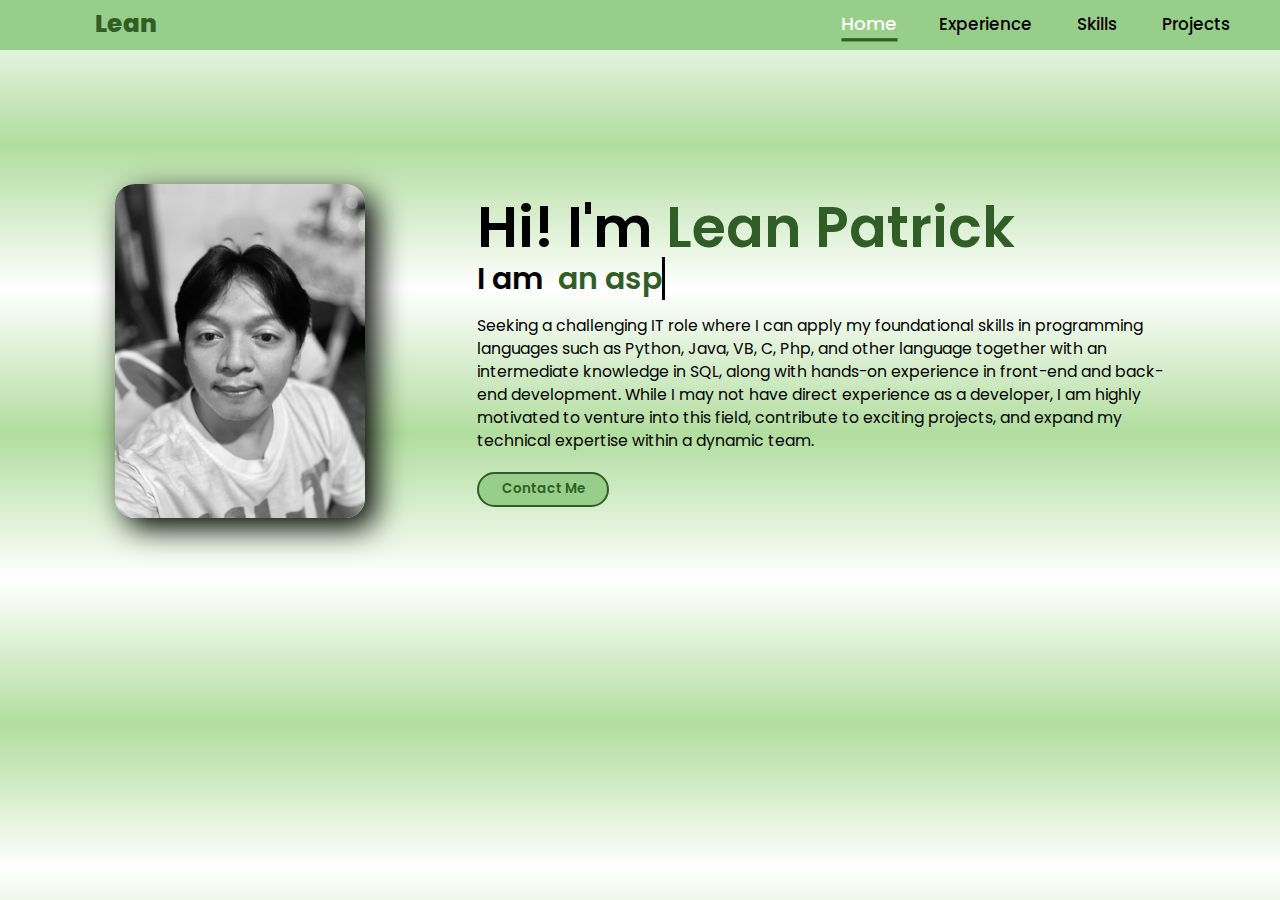
<file: index.html>
<!DOCTYPE html>
<html lang="en">
<head>
    <meta charset="UTF-8">
    <meta name="viewport" content="width=device-width, initial-scale=1.0">
    <title>My Portpolio</title>
    <link rel="stylesheet" href="style.css">
    <!-- <link rel="stylesheet" href="contact_style.css"> -->
    <link rel="stylesheet" href="https://cdnjs.cloudflare.com/ajax/libs/font-awesome/6.5.2/css/all.min.css">
    <link rel="stylesheet" href="https://cdnjs.cloudflare.com/ajax/libs/font-awesome/4.7.0/css/font-awesome.min.css">
</head>
<body>
    <!-- Navigation bar -->
    <nav>
        <div class="navbar_container">
            <a href="#" class="logo" name="top" onclick="document.body.scrollTop=0;document.documentElement.scrollTop=0;event.preventDefault()">Lean</a>
            <div class="ham-menu" id="mobile-menu">
                <span class="ham-menu-bar"></span>
                <span class="ham-menu-bar"></span>
                <span class="ham-menu-bar"></span>
            </div>
            <ul class="navbar_menu">
                <li class="navbar_item"><a href="index.html" class="active">Home</a></li>
                <li class="navbar_item"><a href="experience.html">Experience</a></li>
                <li class="navbar_item"><a href="skills.html">Skills</a></li>
                <li class="navbar_item"><a href="projects.html">Projects</a></li>
                <!-- <li class="navbar_item"><a href="#" class="btn2" id="openModal">Contact</a></li> -->
            </ul>
        </div>
    </nav>
    <!-- End of navigation -->

    <!-- content  of the home page -->
    <section class="home">
        <div class="home-img">
            <img src="resources/img_lean.jpg" alt="Lean">
        </div>
        <div class="home-content">
            <h1>Hi! I'm <span>Lean Patrick</span></h1>
            <h3 class="typing-text">I am &nbsp<span id="typewriter-text"></span></h3> 
            <p>
                Seeking a challenging IT role where I can apply my foundational skills in programming languages such as Python, Java, VB, C, Php, and other language together with an intermediate knowledge in SQL, along with hands-on experience in front-end and back-end development. While I may not have direct experience as a developer, I am highly motivated to venture into this field, contribute to exciting projects, and expand my technical expertise within a dynamic team.
            </p>
            <div class="toOpenModal">
                <a class="btn" id="openModal">Contact Me</a>
            </div>
        </div>

        <!-- contact modal -->
        <div class="contact-content" id="toModal">
            <div class="modal-content">
                <span class="close-btn">&times;</span>
                <div class="contact-reach-div">
                    <h1>Ready to contact me?</h1>
                </div>
                <div class="contact-info-div">
                        <h2 class="contact-info" id="address"><span class="fa fa-home"></span>Caloocan City, Metro Manila, PH</h2> 
                        <h2 class="contact-info"><span class="fa fa-viber"></span>0948-456-2237</h2> 
                        <h2 class="contact-info"><span class="fa fa-envelope"></span>leanobispo05@gmail.com</h2> 
                </div>
                <div class="contact-social">
                    <div class="contact-social-div">
                        <h1>My socials</h1>
                    </div>
                    <div class="social-icons">
                        <a href="https://www.facebook.com/lpobispo/" target="_blank" rel="noopener noreferrer"><i class="fa-brands fa-facebook"></i></a>
                        <a href="https://www.linkedin.com/in/lpobispo" target="_blank" rel="noopener noreferrer"><i class="fa-brands fa-linkedin"></i></a>
                        <a href="https://github.com/lpobispo" target="_blank" rel="noopener noreferrer"><i class="fa-brands fa-github"></i></a>
                    </div>
                    <a href="resources/LObispoCV.pdf" class="btn" target="_blank" download>Download my CV</a>
                </div>
            </div>
        </div>
    </section>
    <script src="app.js"></script>
    <script src="contact-modal.js"></script>
</body>
</html
</file>
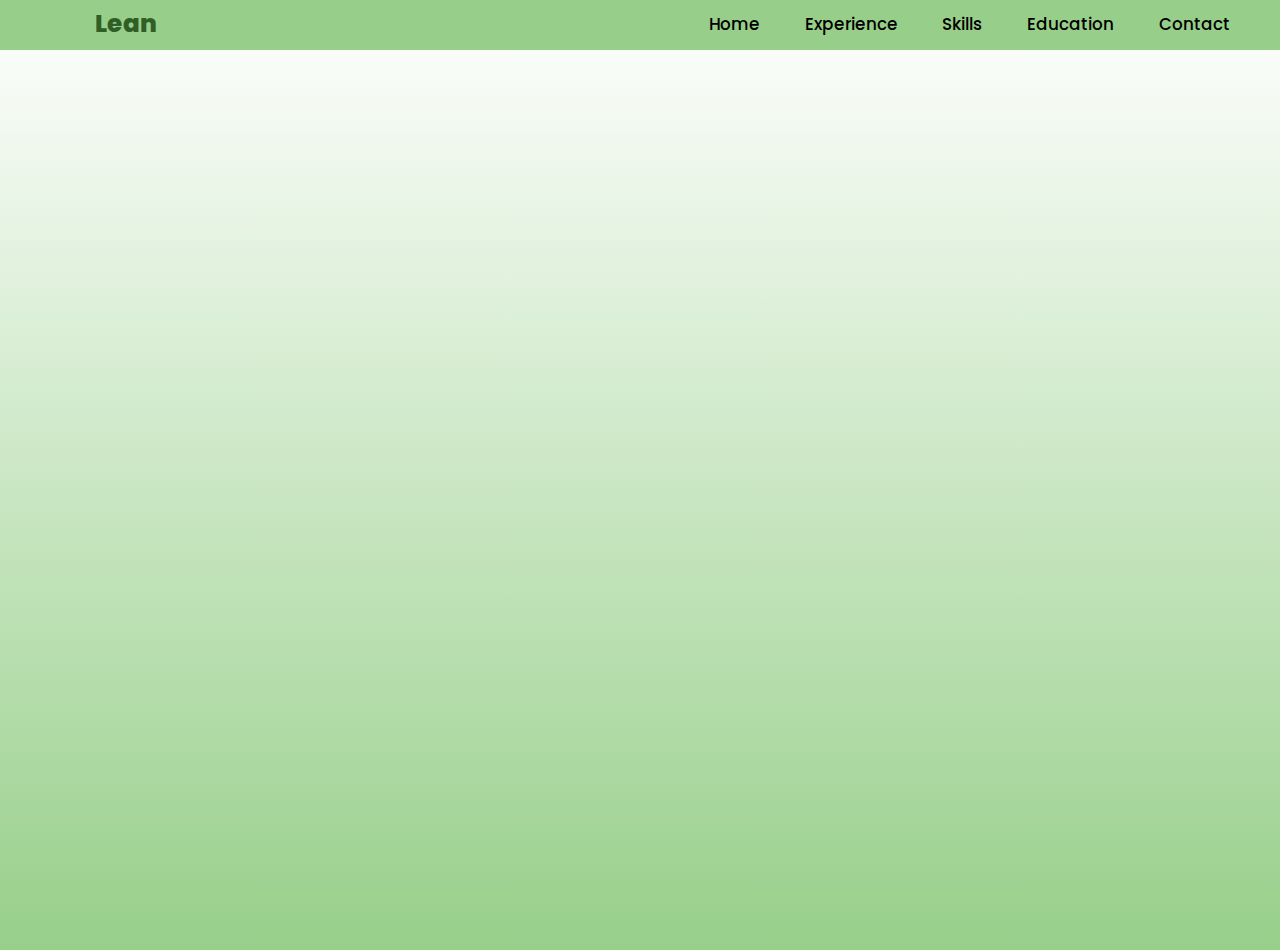
<file: contact.html>
<!-- <title>Webpage</title>
<header>Lean Patrick Obispo</header>
<p>Hello World!</p> -->

<!DOCTYPE html>
<html lang="en">
<head>
    <meta charset="UTF-8">
    <meta name="viewport" content="width=device-width, initial-scale=1.0">
    <title>My Portpolio</title>
    <link rel="stylesheet" href="contact_style.css">
    <link rel="stylesheet" href="https://cdnjs.cloudflare.com/ajax/libs/font-awesome/6.5.2/css/all.min.css">
    <link rel="stylesheet" href="https://cdnjs.cloudflare.com/ajax/libs/font-awesome/4.7.0/css/font-awesome.min.css">
</head>
<body>
    <!-- Navigation bar -->
    <nav>
        <div class="navbar_container">
            <a href="#" class="logo" name="top" onclick="document.body.scrollTop=0;document.documentElement.scrollTop=0;event.preventDefault()">Lean</a>
            <div class="ham-menu" id="mobile-menu">
                <span class="ham-menu-bar"></span>
                <span class="ham-menu-bar"></span>
                <span class="ham-menu-bar"></span>
            </div>
            <ul class="navbar_menu">
                <li class="navbar_item"><a href="index.html">Home</a></li>
                <li class="navbar_item"><a href="experience.html">Experience</a></li>
                <li class="navbar_item"><a href="skills.html">Skills</a></li>
                <li class="navbar_item"><a href="education.html">Education</a></li>
                <li class="navbar_item"><a href="#" class="active" id="openModal">Contact</a></li>
            </ul>
        </div>
    </nav>
    <!-- End of navigation bar -->

    <!-- content  of the contact page -->
    <section class="home">
        <div class="contact-content" id="toModal">
            <div class="modal-content">
                <span class="close-btn">&times;</span>
                <div class="contact-reach-div">
                    <h1>Ready to contact me?</h1>
                </div>
                <div class="contact-info-div">
                        <h2 class="contact-info" id="address"><span class="fa fa-home"></span>Caloocan City, Metro Manila, PH</h2> 
                        <h2 class="contact-info"><span class="fa fa-viber"></span>0948-456-2237</h2> 
                        <h2 class="contact-info"><span class="fa fa-envelope"></span>leanobispo05@gmail.com</h2> 
                </div>
                <div class="contact-social">
                    <div class="contact-social-div">
                        <h1>My socials</h1>
                    </div>
                    <div class="social-icons">
                        <a href="https://www.facebook.com/lpobispo/" target="_blank" rel="noopener noreferrer"><i class="fa-brands fa-facebook"></i></a>
                        <a href="https://www.linkedin.com/in/lpobispo" target="_blank" rel="noopener noreferrer"><i class="fa-brands fa-linkedin"></i></a>
                        <a href="https://github.com/LeanBishop" target="_blank" rel="noopener noreferrer"><i class="fa-brands fa-github"></i></a>
                    </div>
                    <a href="Lean CV.pdf" class="btn" target="_blank" download>Download my CV</a>
                </div>
            </div>
        </div>
    </section>
    <script src="app.js"></script>
    <script src="contact-modal.js"></script>
</body>
</html
</file>
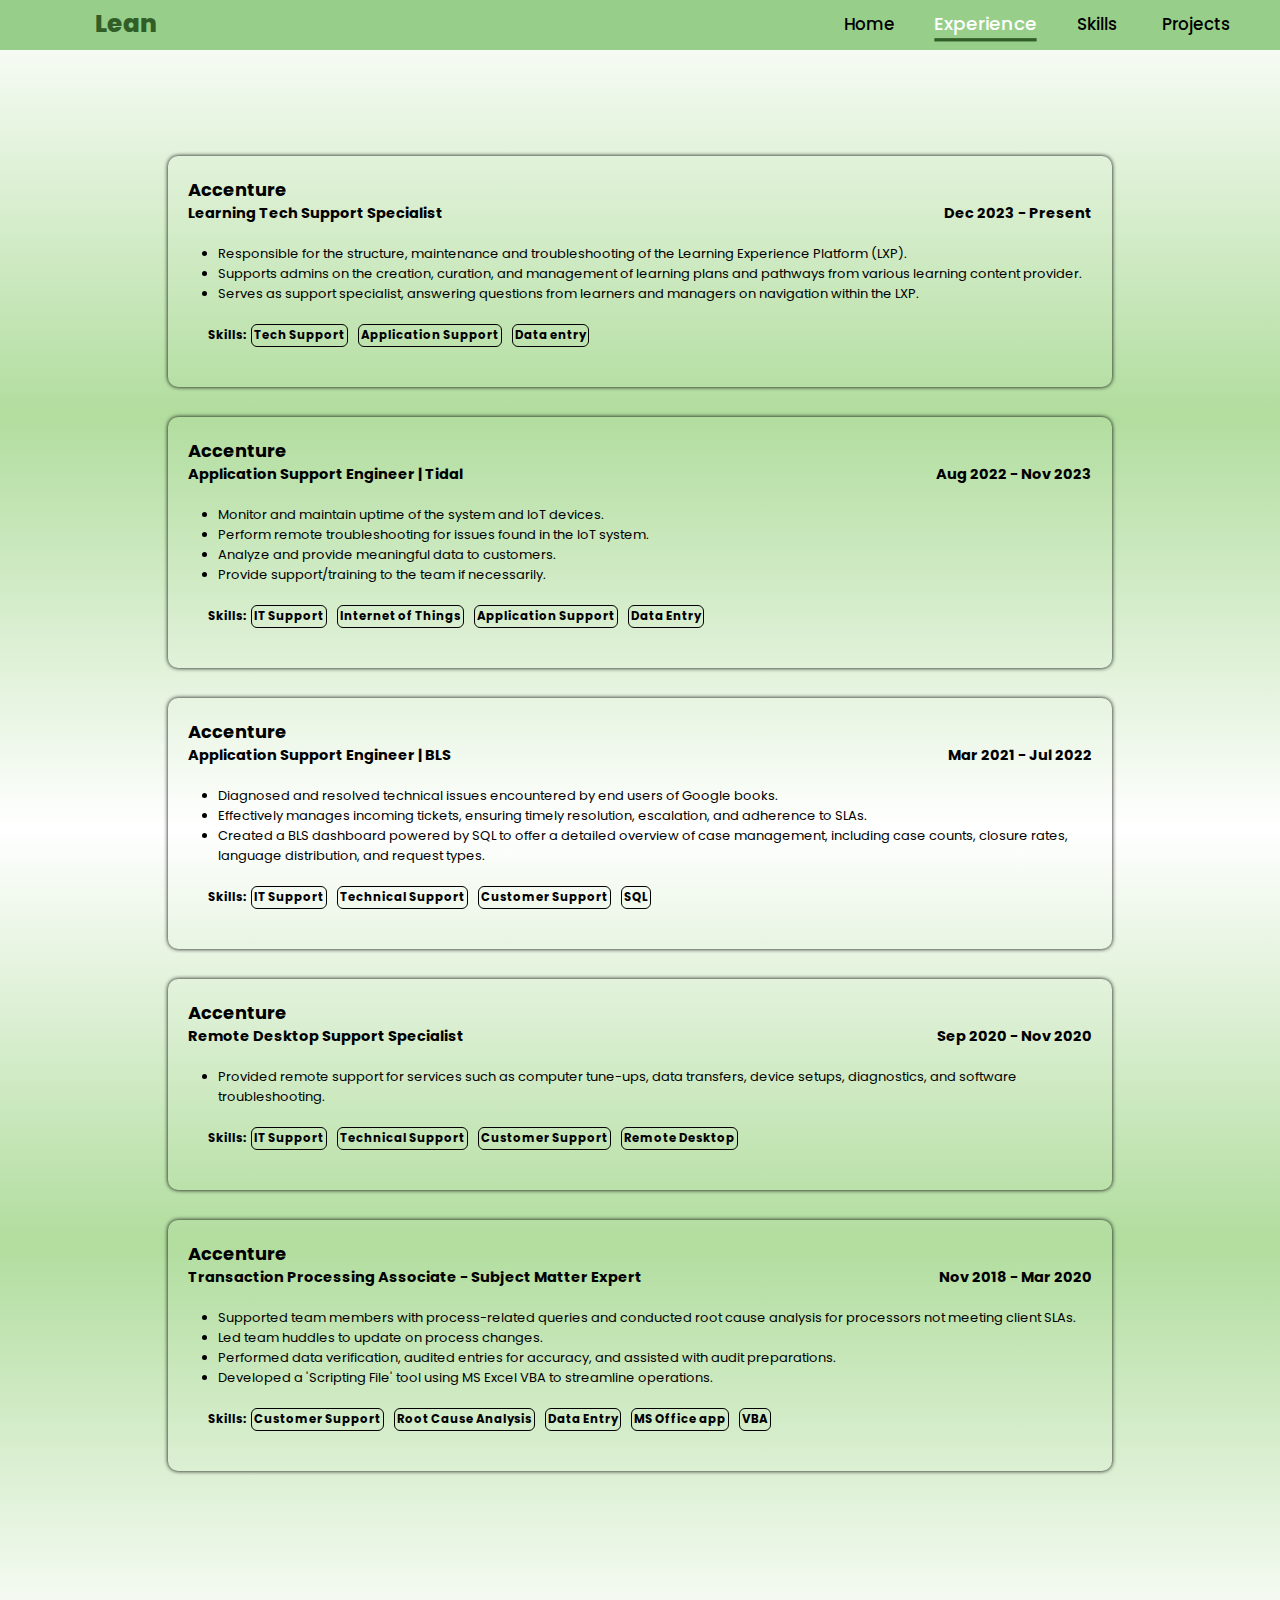
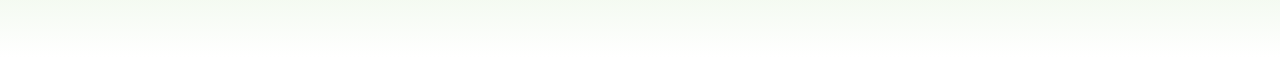
<file: experience.html>
<!-- <title>Webpage</title>
<header>Lean Patrick Obispo</header>
<p>Hello World!</p> -->

<!DOCTYPE html>
<html lang="en">
<head>
    <meta charset="UTF-8">
    <meta name="viewport" content="width=device-width, initial-scale=1.0">
    <title>My Portpolio</title>
    <link rel="stylesheet" href="experience_style.css">
    <link rel="stylesheet" href="https://cdnjs.cloudflare.com/ajax/libs/font-awesome/6.5.2/css/all.min.css">
    <link rel="stylesheet" href="https://cdnjs.cloudflare.com/ajax/libs/font-awesome/4.7.0/css/font-awesome.min.css">
</head>
<body>
    <!-- Navigation bar -->
    <nav>
        <div class="navbar_container">
            <a href="#" class="logo" name="top" onclick="document.body.scrollTop=0;document.documentElement.scrollTop=0;event.preventDefault()">Lean</a>
            <div class="ham-menu" id="mobile-menu">
                <span class="ham-menu-bar"></span>
                <span class="ham-menu-bar"></span>
                <span class="ham-menu-bar"></span>
            </div>
            <ul class="navbar_menu">
                <li class="navbar_item"><a href="index.html">Home</a></li>
                <li class="navbar_item"><a href="experience.html" class="active">Experience</a></li>
                <li class="navbar_item"><a href="skills.html">Skills</a></li>
                <li class="navbar_item"><a href="projects.html">Projects</a></li>
                <!-- <li class="navbar_item"><a href="contact.html">Contact</a></li> -->
            </ul>
        </div>
    </nav>
    <!-- End of navigation bar -->

    <!-- content  of the experience page -->
    <section class="home">
        <div class="exp-content">
            <div class="exp-myexp-div">
                <!-- <p>Experience</p> -->
            </div>
            <div class="list-exp-div">
                <div class="exp-list">
                    <div class="role-name-div">
                        <h3 id="comp-name">Accenture</h3>
                        <div class="align-role-tenure">
                            <h3 id="role-name">Learning Tech Support Specialist</h3>
                            <h3 id="tenure">Dec 2023 - Present</h3>
                        </div>
                    </div>
                    <div class="jd-list">
                        <ul>
                            <li>
                                Responsible for the structure, maintenance and troubleshooting of the Learning Experience Platform (LXP).
                            </li>
                            <li>
                                Supports admins on the creation, curation, and management of learning plans and pathways from various learning content provider.
                            </li>
                            <li>
                                Serves as support specialist, answering questions from learners and managers on navigation within the LXP.
                            </li>
                        </ul>
                    </div>
                    <div class="skills-list">
                        <h3>Skills: &nbsp</h3>
                        <div class="role-skills">
                            <h3>Tech Support</h3>
                        </div>
                        <div class="role-skills">
                            <h3>Application Support</h3>
                        </div>
                        <div class="role-skills">
                            <h3>Data entry</h3>
                        </div>
                    </div>
                </div>
                <div class="exp-list">
                    <div class="role-name-div">
                        <h3 id="comp-name">Accenture</h3>
                        <div class="align-role-tenure">
                            <h3 id="role-name">Application Support Engineer | Tidal</h3>
                            <h3 id="tenure">Aug 2022 -  Nov 2023</h3>
                        </div>
                    </div>
                    <div class="jd-list">
                        <ul>
                            <li>
                                Monitor and maintain uptime of the system and IoT devices.
                            </li>
                            <li>
                                Perform remote troubleshooting for issues found in the IoT system.
                            </li>
                            <li>
                                Analyze and provide meaningful data to customers.
                            </li>
                            <li>
                                Provide support/training to the team if necessarily.
                            </li>
                        </ul>
                    </div>
                    <div class="skills-list">
                        <h3>Skills: &nbsp</h3>
                        <div class="role-skills">
                            <h3>IT Support</h3>
                        </div>
                        <div class="role-skills">
                            <h3>Internet of Things</h3>
                        </div>
                        <div class="role-skills">
                            <h3>Application Support</h3>
                        </div>
                        <div class="role-skills">
                            <h3>Data Entry</h3>
                        </div>
                    </div>
                </div>
                <div class="exp-list">
                    <div class="role-name-div">
                        <h3 id="comp-name">Accenture</h3>
                        <div class="align-role-tenure">
                            <h3 id="role-name">Application Support Engineer | BLS</h3>
                            <h3 id="tenure">Mar 2021 - Jul 2022</h3>
                        </div>
                    </div>
                    <div class="jd-list">
                        <ul>
                            <li>
                                Diagnosed and resolved technical issues encountered by end users of Google books.  
                            </li>
                            <li>
                                Effectively manages incoming tickets, ensuring timely resolution, escalation, and adherence to SLAs.
                            </li>
                            <li>
                                Created a BLS dashboard powered by SQL to offer a detailed overview of case management, including case counts, closure rates, language distribution, and request types.
                            </li>
                        </ul>
                    </div>
                    <div class="skills-list">
                        <h3>Skills: &nbsp</h3>
                        <div class="role-skills">
                            <h3>IT Support</h3>
                        </div>
                        <div class="role-skills">
                            <h3>Technical Support</h3>
                        </div>
                        <div class="role-skills">
                            <h3>Customer Support</h3>
                        </div>
                        <div class="role-skills">
                            <h3>SQL</h3>
                        </div>
                    </div>
                </div>
                <div class="exp-list">
                    <div class="role-name-div">
                        <h3 id="comp-name">Accenture</h3>
                        <div class="align-role-tenure">
                            <h3 id="role-name">Remote Desktop Support Specialist</h3>
                            <h3 id="tenure">Sep 2020 - Nov 2020</h3>
                        </div>
                    </div>
                    <div class="jd-list">
                        <ul>
                            <li>
                                Provided remote support for services such as computer tune-ups, data transfers, device setups, diagnostics, and software troubleshooting.  
                            </li>
                        </ul>
                    </div>
                    <div class="skills-list">
                        <h3>Skills: &nbsp</h3>
                        <div class="role-skills">
                            <h3>IT Support</h3>
                        </div>
                        <div class="role-skills">
                            <h3>Technical Support</h3>
                        </div>
                        <div class="role-skills">
                            <h3>Customer Support</h3>
                        </div>
                        <div class="role-skills">
                            <h3>Remote Desktop</h3>
                        </div>
                    </div>
                </div>
                <div class="exp-list">
                    <div class="role-name-div">
                        <h3 id="comp-name">Accenture</h3>
                        <div class="align-role-tenure">
                            <h3 id="role-name">Transaction Processing Associate - Subject Matter Expert</h3>
                            <h3 id="tenure">Nov 2018 - Mar 2020</h3>
                        </div>
                    </div>
                    <div class="jd-list">
                        <ul>
                            <li>
                                Supported team members with process-related queries and conducted root cause analysis for processors not meeting client SLAs.  
                            </li>
                            <li>
                                Led team huddles to update on process changes.
                            </li>
                            <li>
                                Performed data verification, audited entries for accuracy, and assisted with audit preparations.
                            </li>
                            <li>
                                Developed a 'Scripting File' tool using MS Excel VBA to streamline operations.
                            </li>
                        </ul>
                    </div>
                    <div class="skills-list">
                        <h3>Skills: &nbsp</h3>
                        <div class="role-skills">
                            <h3>Customer Support</h3>
                        </div>
                        <div class="role-skills">
                            <h3>Root Cause Analysis</h3>
                        </div>
                        <div class="role-skills">
                            <h3>Data Entry</h3>
                        </div>
                        <div class="role-skills">
                            <h3>MS Office app</h3>
                        </div>
                        <div class="role-skills">
                            <h3>VBA</h3>
                        </div>
                    </div>
                </div>
            </div> 
        </div>
    </section>
    <script src="app.js"></script>
</body>
</html
</file>
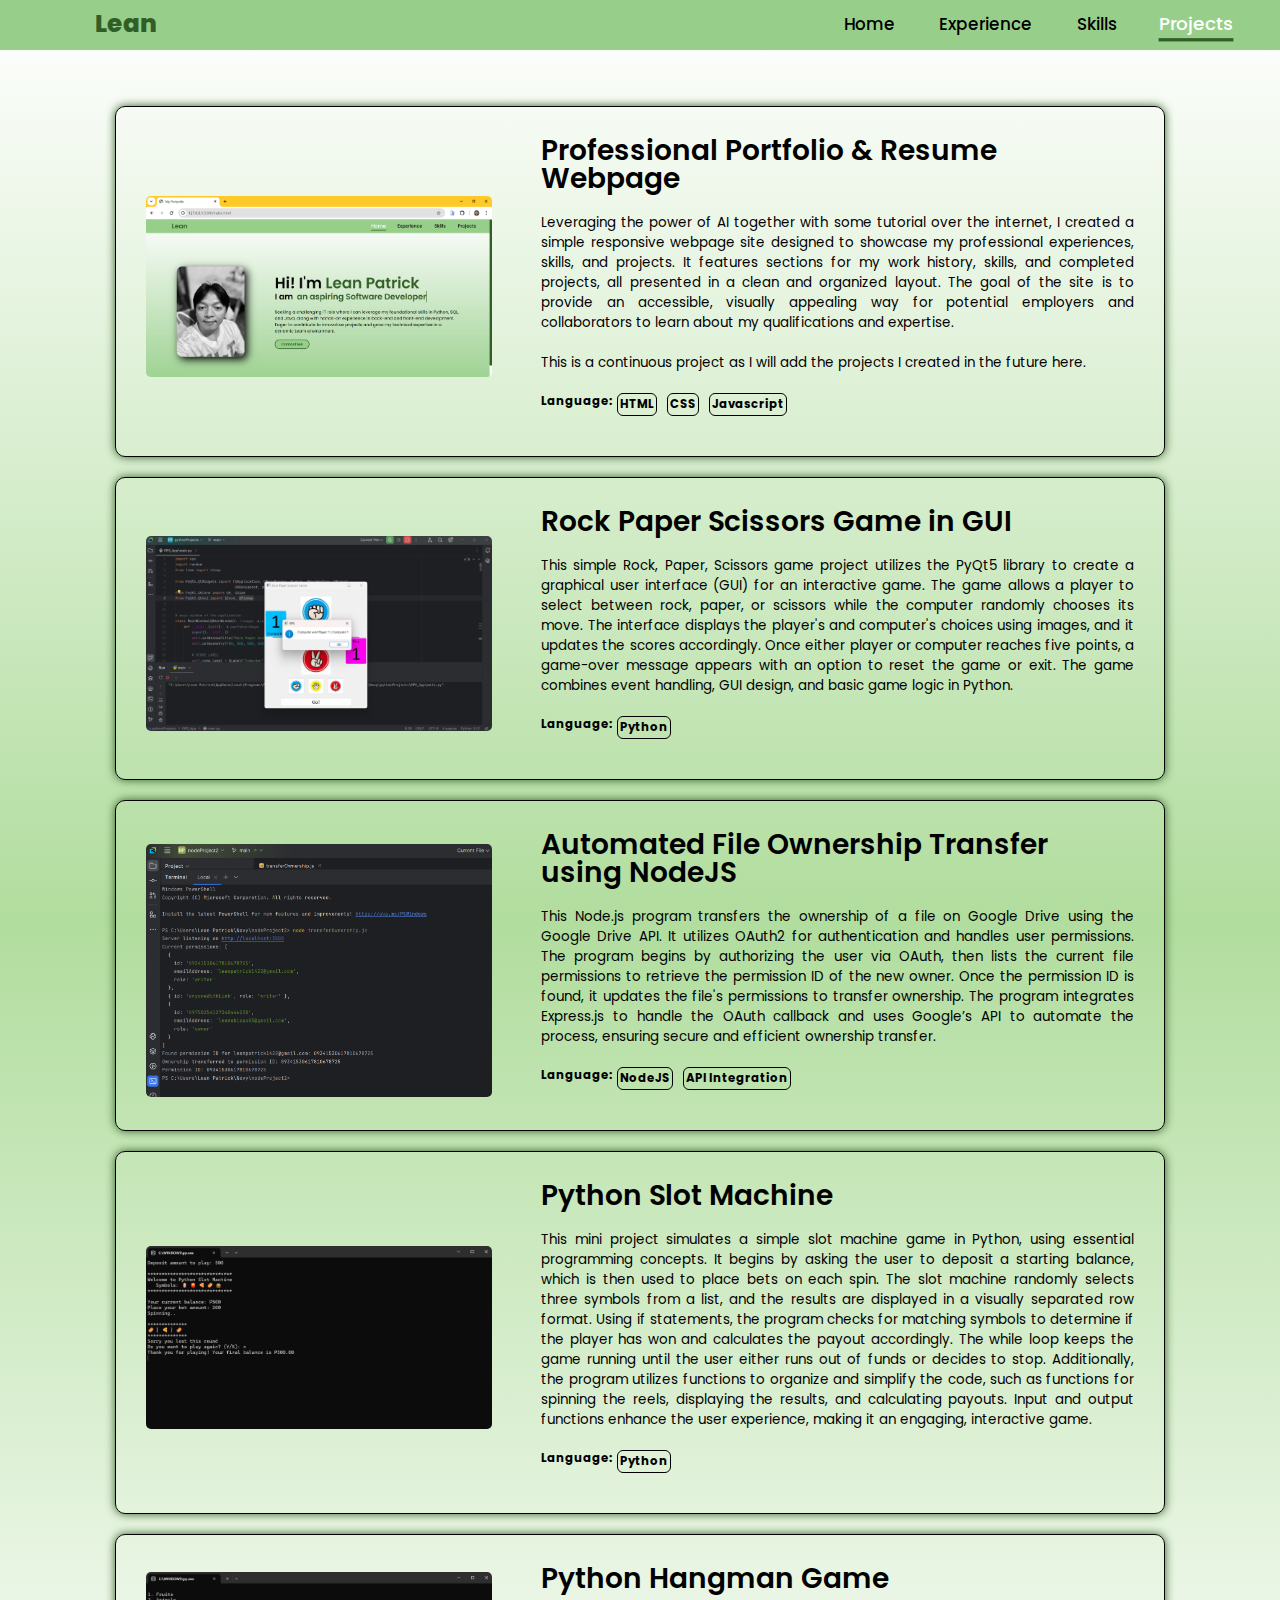
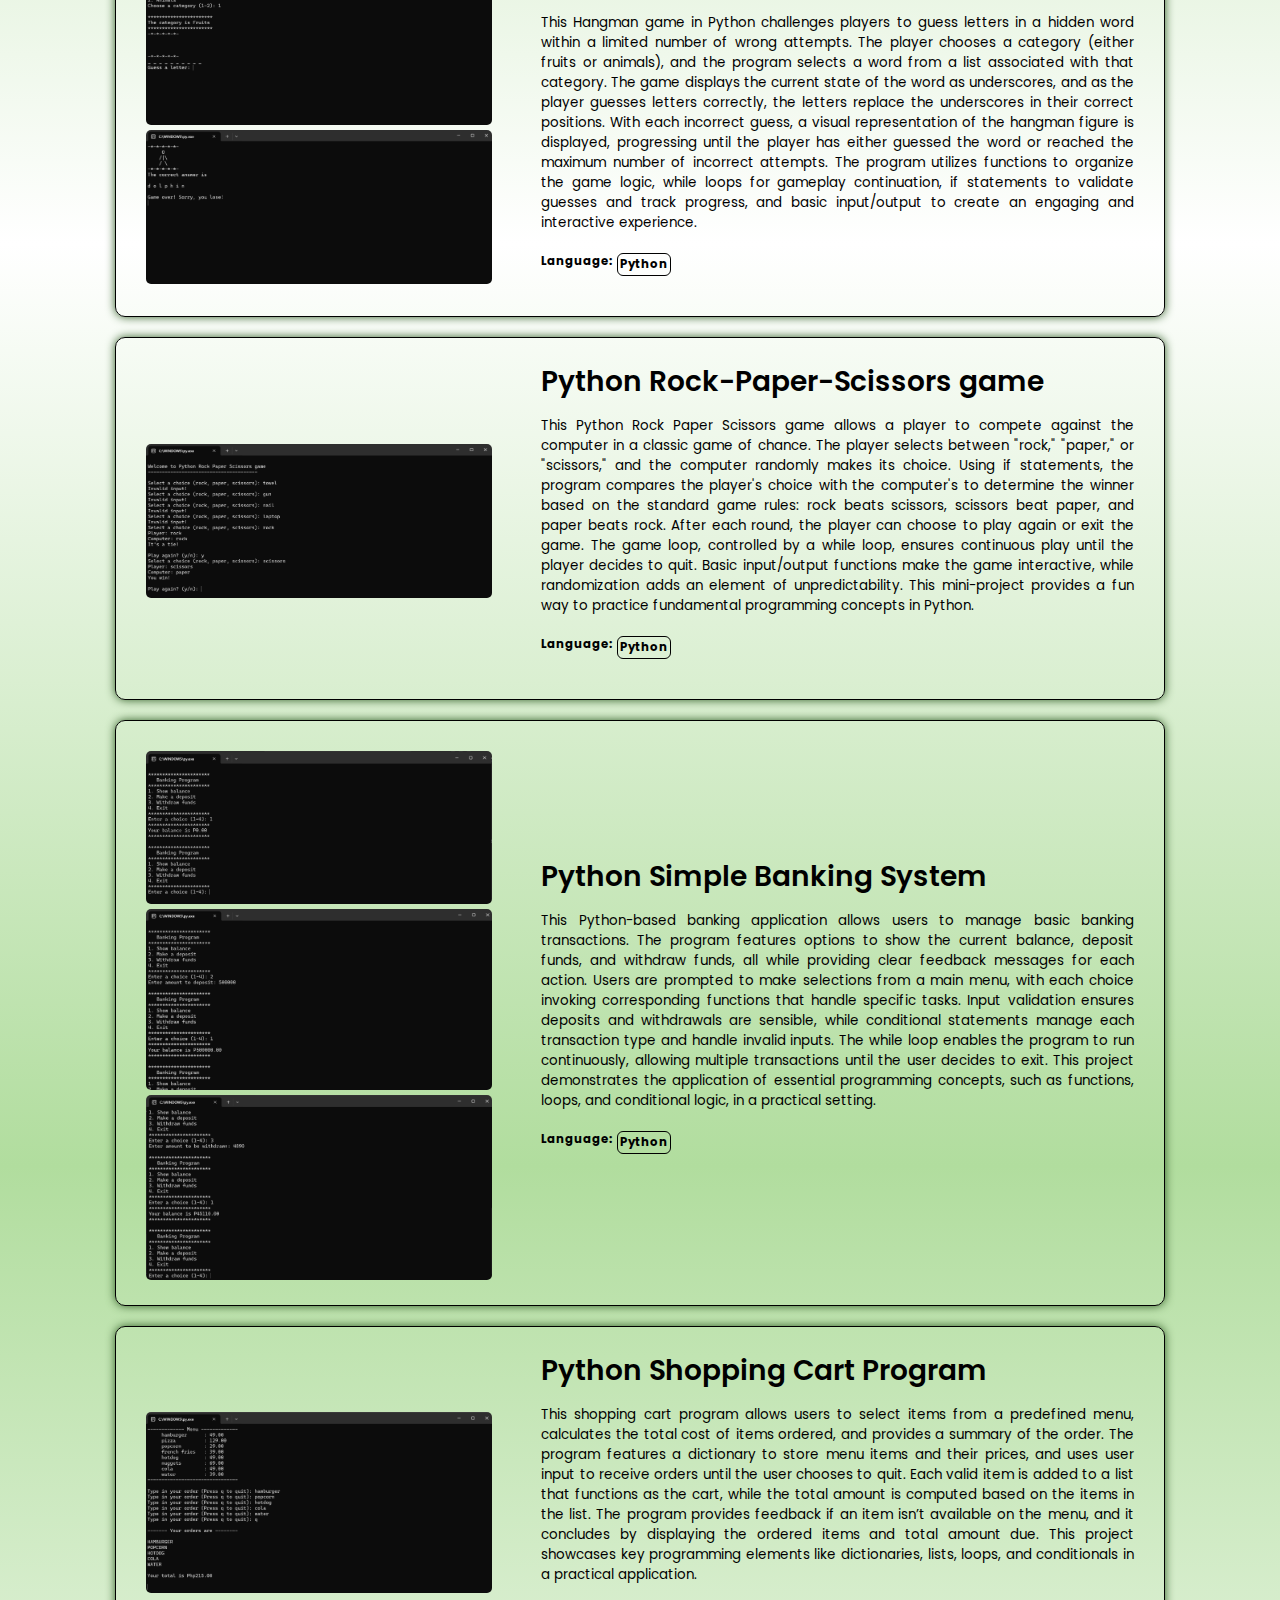
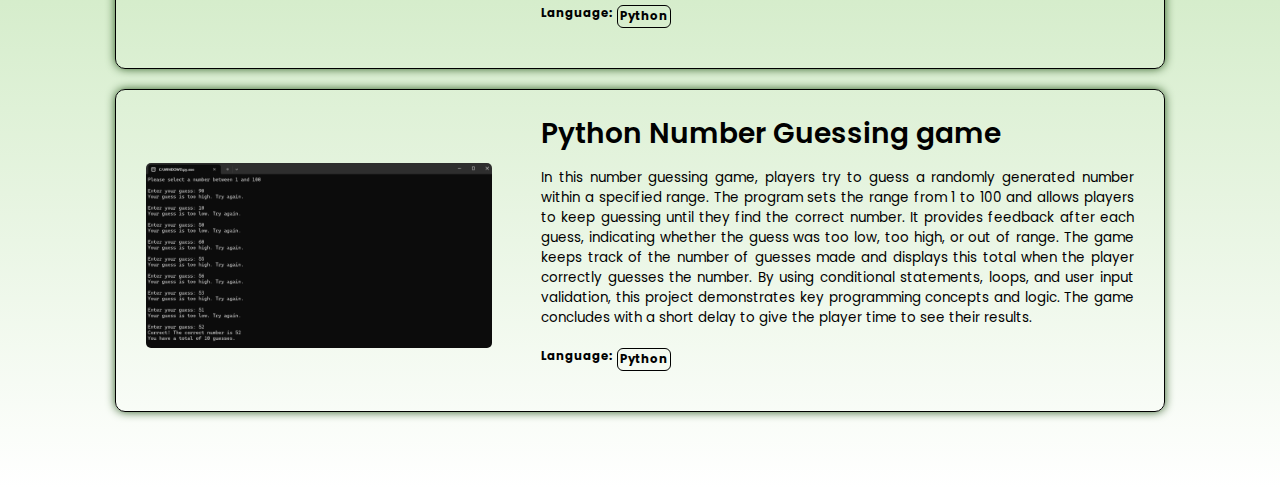
<file: projects.html>
<!DOCTYPE html>
<html lang="en">
<head>
    <meta charset="UTF-8">
    <meta name="viewport" content="width=device-width, initial-scale=1.0">
    <title>My Portpolio</title>
    <link rel="stylesheet" href="projects_style.css">
    <link rel="stylesheet" href="https://cdnjs.cloudflare.com/ajax/libs/font-awesome/6.5.2/css/all.min.css">
</head>
<body>
    <!-- Navigation bar -->
    <nav>
        <div class="navbar_container">
            <a href="#" class="logo" name="top" onclick="document.body.scrollTop=0;document.documentElement.scrollTop=0;event.preventDefault()">Lean</a>
            <div class="ham-menu" id="mobile-menu">
                <span class="ham-menu-bar"></span>
                <span class="ham-menu-bar"></span>
                <span class="ham-menu-bar"></span>
            </div>
            <ul class="navbar_menu">
                <li class="navbar_item"><a href="index.html">Home</a></li>
                <li class="navbar_item"><a href="experience.html">Experience</a></li>
                <li class="navbar_item"><a href="skills.html">Skills</a></li>
                <li class="navbar_item"><a href="projects.html" class="active">Projects</a></li>
                <!-- <li class="navbar_item"><a href="contact.html">Contact</a></li> -->
            </ul>
        </div>
    </nav>
    <!-- End of navigation -->

    <!-- content  of the home page -->
    <section class="home">
        <div class="project-content">
            <!-- Portfolio project -->
            <div class="project-list">
                <div class="proj-img-div">
                    <img src="resources/proj_webpage.png" alt="My Webpage">
                </div>
                <div class="proj-list">
                    <h1>Professional Portfolio & Resume Webpage</h1>
                    <p>
                        Leveraging the power of AI together with some tutorial over the internet, I created a simple responsive webpage site designed to showcase my professional experiences, skills, and projects. It features sections for my work history, skills, and completed projects, all presented in a clean and organized layout. The goal of the site is to provide an accessible, visually appealing way for potential employers and collaborators to learn about my qualifications and expertise. 
                        <br><br>
                        This is a continuous project as I will add the projects I created in the future here.
                    </p>
                    <div class="skills-list">
                        <h3>Language: &nbsp</h3>
                        <div class="role-skills" id="sample">
                            <h3>HTML</h3>
                        </div>
                        <div class="role-skills">
                            <h3>CSS</h3>
                        </div>
                        <div class="role-skills">
                            <h3>Javascript</h3>
                        </div>
                    </div>
                </div>
            </div>
            <!-- End of webpage proj -->

            <!-- RPS GUI project -->
            <div class="project-list">
                <div class="proj-img-div">
                    <img src="resources/proj_RPS_GUI.png" alt="RPS GUI">
                </div>
                <div class="proj-list">
                    <h1>Rock Paper Scissors Game in GUI</h1>
                    <p>
                        This simple Rock, Paper, Scissors game project utilizes the PyQt5 library to create a graphical user interface (GUI) for an interactive game. The game allows a player to select between rock, paper, or scissors while the computer randomly chooses its move. The interface displays the player's and computer's choices using images, and it updates the scores accordingly. Once either player or computer reaches five points, a game-over message appears with an option to reset the game or exit. The game combines event handling, GUI design, and basic game logic in Python.
                    </p>
                    <div class="skills-list">
                        <h3>Language: &nbsp</h3>
                        <div class="role-skills" id="sample">
                            <h3>Python</h3>
                        </div>
                    </div>
                </div>
            </div>
            <!-- End of RPS GUI proj -->

            <!-- transfer ownership project -->
            <div class="project-list">
                <div class="proj-img-div">
                    <img src="resources/proj_transfernode.png" alt="transfer ownership">
                </div>
                <div class="proj-list">
                    <h1>Automated File Ownership Transfer using NodeJS</h1>
                    <p>
                        This Node.js program transfers the ownership of a file on Google Drive using the Google Drive API. It utilizes OAuth2 for authentication and handles user permissions. The program begins by authorizing the user via OAuth, then lists the current file permissions to retrieve the permission ID of the new owner. Once the permission ID is found, it updates the file's permissions to transfer ownership. The program integrates Express.js to handle the OAuth callback and uses Google’s API to automate the process, ensuring secure and efficient ownership transfer.
                    </p>
                    <div class="skills-list">
                        <h3>Language: &nbsp</h3>
                        <div class="role-skills" id="sample">
                            <h3>NodeJS</h3>
                        </div>
                        <div class="role-skills">
                            <h3>API Integration</h3>
                        </div>
                    </div>
                </div>
            </div>
            <!-- End of transfer ownership proj -->

            <!-- Python slot machine -->
            <div class="project-list">
                <div class="proj-img-div">
                    <img src="resources/proj_slotmachine.png" alt="Slot Machine">
                </div>
                <div class="proj-list">
                    <h1>Python Slot Machine</h1>
                    <p>
                        This mini project simulates a simple slot machine game in Python, using essential programming concepts. It begins by asking the user to deposit a starting balance, which is then used to place bets on each spin. The slot machine randomly selects three symbols from a list, and the results are displayed in a visually separated row format. Using if statements, the program checks for matching symbols to determine if the player has won and calculates the payout accordingly. The while loop keeps the game running until the user either runs out of funds or decides to stop. Additionally, the program utilizes functions to organize and simplify the code, such as functions for spinning the reels, displaying the results, and calculating payouts. Input and output functions enhance the user experience, making it an engaging, interactive game.
                    </p>
                    <div class="skills-list">
                        <h3>Language: &nbsp</h3>
                        <div class="role-skills" id="sample">
                            <h3>Python</h3>
                        </div>
                    </div>
                </div>
            </div>
            <!-- End of slot machine proj -->

            <!-- Python hangman game -->
            <div class="project-list">
                <div class="proj-img-div" id="hangman-div">
                    <img src="resources/proj_hangman1.png" alt="Hangman image 1">
                    <img src="resources/proj_hangman2.png" alt="Hangman image 2">
                </div>
                <div class="proj-list">
                    <h1>Python Hangman Game</h1>
                    <p>
                        This Hangman game in Python challenges players to guess letters in a hidden word within a limited number of wrong attempts. The player chooses a category (either fruits or animals), and the program selects a word from a list associated with that category. The game displays the current state of the word as underscores, and as the player guesses letters correctly, the letters replace the underscores in their correct positions. With each incorrect guess, a visual representation of the hangman figure is displayed, progressing until the player has either guessed the word or reached the maximum number of incorrect attempts. The program utilizes functions to organize the game logic, while loops for gameplay continuation, if statements to validate guesses and track progress, and basic input/output to create an engaging and interactive experience.
                    </p>
                    <div class="skills-list">
                        <h3>Language: &nbsp</h3>
                        <div class="role-skills" id="sample">
                            <h3>Python</h3>
                        </div>
                    </div>
                </div>
            </div>
            <!--  End of python hangman proj -->

            <!-- Rock paper scissors -->
            <div class="project-list">
                <div class="proj-img-div" id="hangman-div">
                    <img src="resources/proj_RPS.png" alt="Hangman image 1">
                </div>
                <div class="proj-list">
                    <h1>Python Rock-Paper-Scissors game</h1>
                    <p>
                        This Python Rock Paper Scissors game allows a player to compete against the computer in a classic game of chance. The player selects between "rock," "paper," or "scissors," and the computer randomly makes its choice. Using if statements, the program compares the player's choice with the computer's to determine the winner based on the standard game rules: rock beats scissors, scissors beat paper, and paper beats rock. After each round, the player can choose to play again or exit the game. The game loop, controlled by a while loop, ensures continuous play until the player decides to quit. Basic input/output functions make the game interactive, while randomization adds an element of unpredictability. This mini-project provides a fun way to practice fundamental programming concepts in Python.
                    </p>
                    <div class="skills-list">
                        <h3>Language: &nbsp</h3>
                        <div class="role-skills" id="sample">
                            <h3>Python</h3>
                        </div>
                    </div>
                </div>
            </div>
            <!-- end of rock paper scissor game -->

            <!-- Python banking -->
            <div class="project-list">
                <div class="proj-img-div" id="banking-div">
                    <img src="resources/proj_bank_showbalance.png" alt="XYZ Bank">
                    <img src="resources/proj_bank_deposit.png" alt="XYZ Bank">
                    <img src="resources/proj_bank_withdraw.png" alt="XYZ Bank">
                </div>
                <div class="proj-list">
                    <h1>Python Simple Banking System</h1>
                    <p>
                        This Python-based banking application allows users to manage basic banking transactions. The program features options to show the current balance, deposit funds, and withdraw funds, all while providing clear feedback messages for each action. Users are prompted to make selections from a main menu, with each choice invoking corresponding functions that handle specific tasks. Input validation ensures deposits and withdrawals are sensible, while conditional statements manage each transaction type and handle invalid inputs. The while loop enables the program to run continuously, allowing multiple transactions until the user decides to exit. This project demonstrates the application of essential programming concepts, such as functions, loops, and conditional logic, in a practical setting.
                    </p>
                    <div class="skills-list">
                        <h3>Language: &nbsp</h3>
                        <div class="role-skills" id="sample">
                            <h3>Python</h3>
                        </div>
                    </div>
                </div>
            </div>
            <!-- end of banking proj -->

            <!-- Shopping cart program -->
            <div class="project-list">
                <div class="proj-img-div">
                    <img src="resources/proj_shoppingcart.png">
                </div>
                <div class="proj-list">
                    <h1>Python Shopping Cart Program</h1>
                    <p>
                        This shopping cart program allows users to select items from a predefined menu, calculates the total cost of items ordered, and provides a summary of the order. The program features a dictionary to store menu items and their prices, and uses user input to receive orders until the user chooses to quit. Each valid item is added to a list that functions as the cart, while the total amount is computed based on the items in the list. The program provides feedback if an item isn’t available on the menu, and it concludes by displaying the ordered items and total amount due. This project showcases key programming elements like dictionaries, lists, loops, and conditionals in a practical application.
                    </p>
                    <div class="skills-list">
                        <h3>Language: &nbsp</h3>
                        <div class="role-skills" id="sample">
                            <h3>Python</h3>
                        </div>
                    </div>
                </div>
            </div>
            <!-- end of shopping cart proj -->

            <!-- Python number guessing game -->
            <div class="project-list">
                <div class="proj-img-div">
                    <img src="resources/proj_numberguess.png">
                </div>
                <div class="proj-list">
                    <h1>Python Number Guessing game</h1>
                    <p>
                        In this number guessing game, players try to guess a randomly generated number within a specified range. The program sets the range from 1 to 100 and allows players to keep guessing until they find the correct number. It provides feedback after each guess, indicating whether the guess was too low, too high, or out of range. The game keeps track of the number of guesses made and displays this total when the player correctly guesses the number. By using conditional statements, loops, and user input validation, this project demonstrates key programming concepts and logic. The game concludes with a short delay to give the player time to see their results.
                    </p>
                    <div class="skills-list">
                        <h3>Language: &nbsp</h3>
                        <div class="role-skills" id="sample">
                            <h3>Python</h3>
                        </div>
                    </div>
                </div>
            </div>
            <!-- end of number guessing proj -->
        </div>
    </section>
    <script src="app.js"></script>
</body>
</html>
</file>
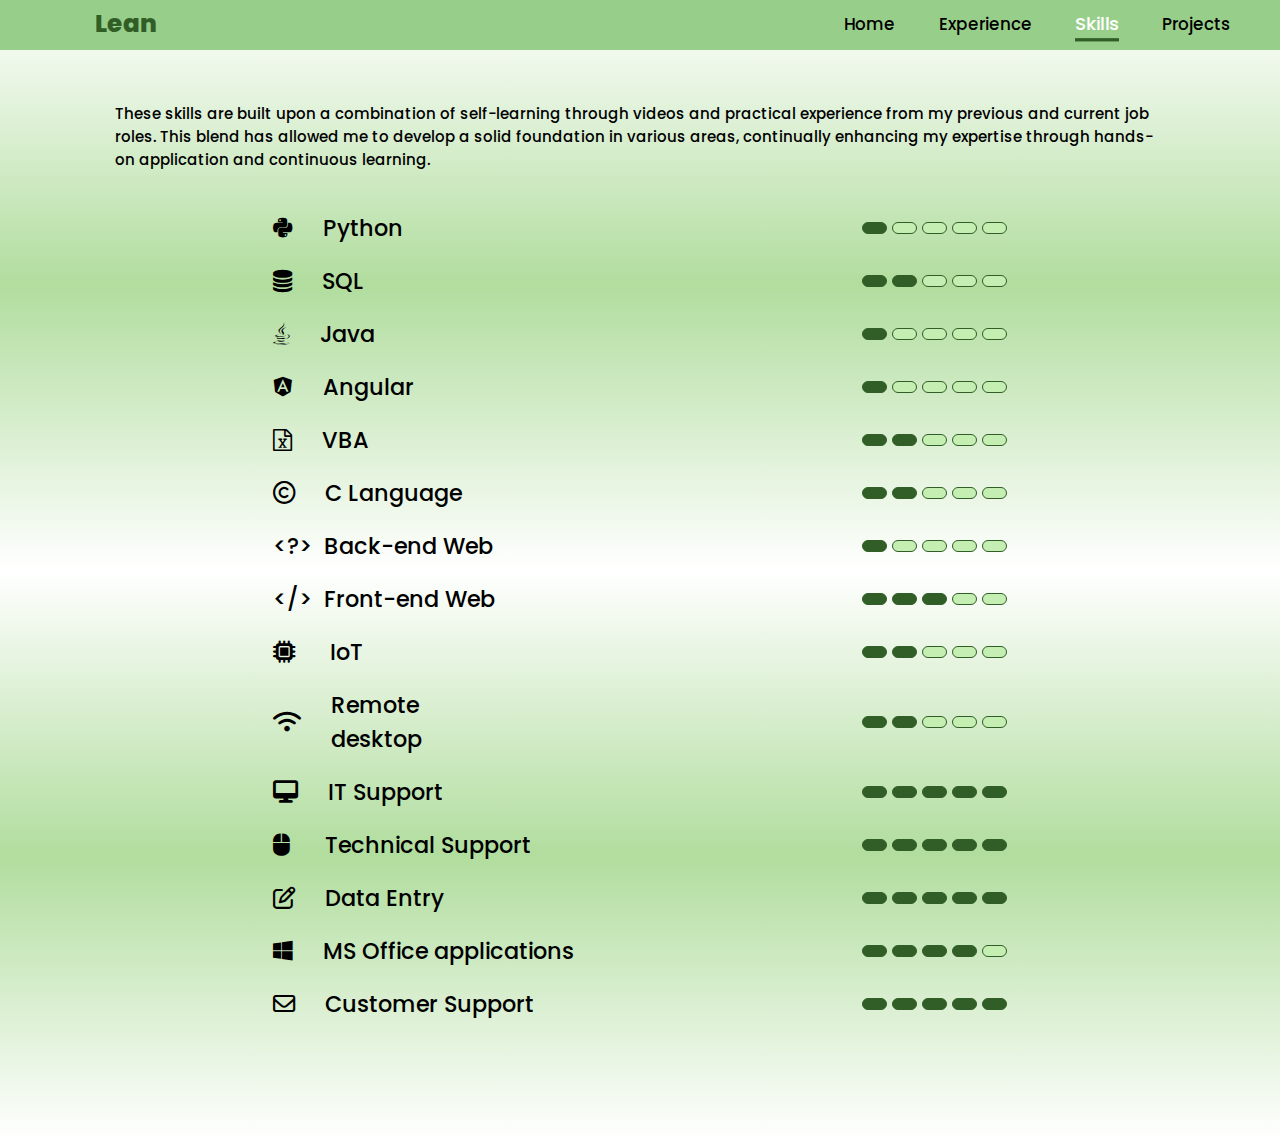
<file: skills.html>
<!-- <title>Webpage</title>
<header>Lean Patrick Obispo</header>
<p>Hello World!</p> -->

<!DOCTYPE html>
<html lang="en">
<head>
    <meta charset="UTF-8">
    <meta name="viewport" content="width=device-width, initial-scale=1.0">
    <title>My Portpolio</title>
    <link rel="stylesheet" href="skills_style.css">
    <link rel="stylesheet" href="https://cdnjs.cloudflare.com/ajax/libs/font-awesome/6.5.2/css/all.min.css">
    <link rel="stylesheet" href="https://cdnjs.cloudflare.com/ajax/libs/font-awesome/4.7.0/css/font-awesome.min.css">
</head>
<body>
    <!-- Navigation bar -->
    <nav>
        <div class="navbar_container">
            <a href="#" class="logo" name="top" onclick="document.body.scrollTop=0;document.documentElement.scrollTop=0;event.preventDefault()">Lean</a>
            <div class="ham-menu" id="mobile-menu">
                <span class="ham-menu-bar"></span>
                <span class="ham-menu-bar"></span>
                <span class="ham-menu-bar"></span>
            </div>
            <ul class="navbar_menu">
                <li class="navbar_item"><a href="index.html">Home</a></li>
                <li class="navbar_item"><a href="experience.html">Experience</a></li>
                <li class="navbar_item"><a href="skills.html" class="active">Skills</a></li>
                <li class="navbar_item"><a href="projects.html">Projects</a></li>
                <!-- <li class="navbar_item"><a href="contact.html">Contact</a></li> -->
            </ul>
        </div>
    </nav>
    <!-- End of navigation bar -->

    <!-- content  of the skills page -->
    <section class="home">
        <div class="skills-content">
            <div class="skills-myskills-div">
                <p>These skills are built upon a combination of self-learning through videos and practical experience from my previous and current job roles. This blend has allowed me to develop a solid foundation in various areas, continually enhancing my expertise through hands-on application and continuous learning.</p>
            </div>
            <div class="list-skills-div">
                <div class="skill-list">
                    <h3><i class="fab fa-python"></i>Python</h3>
                    <div class="rate-list">
                        <span class="rate-on"></span>
                        <span class="rate-off"></span>
                        <span class="rate-off"></span>
                        <span class="rate-off"></span>
                        <span class="rate-off"></span>
                    </div>
                </div>
                <div class="skill-list">
                    <h3><i class="fa fa-database"></i>SQL</h3>
                    <div class="rate-list">
                        <span class="rate-on"></span>
                        <span class="rate-on"></span>
                        <span class="rate-off"></span>
                        <span class="rate-off"></span>
                        <span class="rate-off"></span>
                    </div>
                </div>
                <div class="skill-list">
                    <h3><i class="fab fa-java"></i>Java</h3>
                    <div class="rate-list">
                        <span class="rate-on"></span>
                        <span class="rate-off"></span>
                        <span class="rate-off"></span>
                        <span class="rate-off"></span>
                        <span class="rate-off"></span>
                    </div>
                </div>
                <div class="skill-list">
                    <h3><i class="fab fa-angular"></i>Angular</h3>
                    <div class="rate-list">
                        <span class="rate-on"></span>
                        <span class="rate-off"></span>
                        <span class="rate-off"></span>
                        <span class="rate-off"></span>
                        <span class="rate-off"></span>
                    </div>
                </div>
                <div class="skill-list">
                    <h3><i class="fa fa-file-excel-o"></i>VBA</h3>
                    <div class="rate-list">
                        <span class="rate-on"></span>
                        <span class="rate-on"></span>
                        <span class="rate-off"></span>
                        <span class="rate-off"></span>
                        <span class="rate-off"></span>
                    </div>
                </div>  
                <div class="skill-list">
                    <h3><i class="far fa-copyright"></i>C Language</h3>
                    <div class="rate-list">
                        <span class="rate-on"></span>
                        <span class="rate-on"></span>
                        <span class="rate-off"></span>
                        <span class="rate-off"></span>
                        <span class="rate-off"></span>
                    </div>
                </div>
                <div class="skill-list">
                    <h3><span id="backendID">&lt;?&gt;&nbsp&nbsp</span>Back-end Web</h3>
                    <div class="rate-list">
                        <span class="rate-on"></span>
                        <span class="rate-off"></span>
                        <span class="rate-off"></span>
                        <span class="rate-off"></span>
                        <span class="rate-off"></span>
                    </div>
                </div>
                <div class="skill-list">
                    <h3><span id="frontendID">&lt;/&gt;&nbsp&nbsp</span>Front-end Web</h3>
                    <div class="rate-list">
                        <span class="rate-on"></span>
                        <span class="rate-on"></span>
                        <span class="rate-on"></span>
                        <span class="rate-off"></span>
                        <span class="rate-off"></span>
                    </div>
                </div>
                <div class="skill-list">
                    <h3><i class="fas fa-microchip">&nbsp</i>IoT</h3>
                    <div class="rate-list">
                        <span class="rate-on"></span>
                        <span class="rate-on"></span>
                        <span class="rate-off"></span>
                        <span class="rate-off"></span>
                        <span class="rate-off"></span>
                    </div>
                </div>
                <div class="skill-list">
                    <h3><i class="fas fa-wifi"></i>Remote <br>desktop</h3>
                    <div class="rate-list">
                        <span class="rate-on"></span>
                        <span class="rate-on"></span>
                        <span class="rate-off"></span>
                        <span class="rate-off"></span>
                        <span class="rate-off"></span>
                    </div>
                </div>
                <div class="skill-list">
                    <h3><i class="fas fa-desktop"></i>IT Support</h3>
                    <div class="rate-list">
                        <span class="rate-on"></span>
                        <span class="rate-on"></span>
                        <span class="rate-on"></span>
                        <span class="rate-on"></span>
                        <span class="rate-on"></span>
                    </div>
                </div>
                <div class="skill-list">
                    <h3><i class="fas fa-mouse">&nbsp</i>Technical Support</h3>
                    <div class="rate-list">
                        <span class="rate-on"></span>
                        <span class="rate-on"></span>
                        <span class="rate-on"></span>
                        <span class="rate-on"></span>
                        <span class="rate-on"></span>
                    </div>
                </div>
                <div class="skill-list">
                    <h3><i class="far fa-edit"></i>Data Entry</h3>
                    <div class="rate-list">
                        <span class="rate-on"></span>
                        <span class="rate-on"></span>
                        <span class="rate-on"></span>
                        <span class="rate-on"></span>
                        <span class="rate-on"></span>
                    </div>
                </div>
                <div class="skill-list">
                    <h3><i class="fab fa-windows"></i>MS Office applications</h3>
                    <div class="rate-list">
                        <span class="rate-on"></span>
                        <span class="rate-on"></span>
                        <span class="rate-on"></span>
                        <span class="rate-on"></span>
                        <span class="rate-off"></span>
                    </div>
                </div>
                <div class="skill-list">
                    <h3><i class="far fa-envelope"></i>Customer Support</h3>
                    <div class="rate-list">
                        <span class="rate-on"></span>
                        <span class="rate-on"></span>
                        <span class="rate-on"></span>
                        <span class="rate-on"></span>
                        <span class="rate-on"></span>
                    </div>
                </div>
            </div> 
        </div>
    </section>
    <script src="app.js"></script>
</body>
</html
</file>
<file: style.css>
@import url("https://fonts.googleapis.com/css2?family=Poppins%3Awght%40100%3B200%3B300%3B400%3B500%3B600&display=swap%27%29%3B");

* {
    margin: 0;
    padding: 0;
    box-sizing: border-box;
    text-decoration: none;
    border: none;
    outline: none;
    font-family: 'Poppins', sans-serif;
}

html {
    font-size: 70%;
}

body {
    width: 100%;
    overflow-x: hidden;
    color: black;
    background: linear-gradient(to bottom,
                                white 0%,
                                #b1dd9e 25%,
                                white 50%,
                                #b1dd9e 75%,
                                white 100%);
}

::-webkit-scrollbar {
    width: 10px;
}

::-webkit-scrollbar-track {
    background: white;
}

::-webkit-scrollbar-thumb {
    background: #315e26;
    border-radius: 2px;
    transition: all 0.1s ease;
}

::-webkit-scrollbar-thumb:hover {
    background: #97cf8a;
}

nav {
    background: #97cf8a;
    height: 50px;
    display: flex;
    justify-content: center;
    align-items: center;
    font-size: 1.2rem;
    position: sticky;
    top: 0;
    z-index: 999;
}

.navbar_container {
    display: flex;
    justify-content: space-between;
    height: 50px;
    z-index: 1;
    width: 100%;
    max-width: 1300px;
    margin: 0 auto;
    padding: 0 50px;
}

.logo {
    font-size: 2.2rem;
    color: #315e26;
    font-weight: 800;
    cursor: pointer;
    transition: 0.1s ease;
    display: flex;
    align-items: center;
    text-decoration: none;
}

.logo:hover {
    transform: scale(1);
}

.navbar_menu {
    display: flex;
    align-items: center;
    list-style: none;
    text-align: center;
}

nav a {
    font-size: 1.5rem;
    color: black;
    margin-left: 4rem;
    font-weight: 500;
    transition: 0.1s ease;
    border-bottom: 3px solid transparent;
    display: flex;
}

nav a:hover {
    color: white;
    transform: scale(1.1);
}

nav a.active {
    color: white;
    border-bottom: 3px solid #315e26;
    transform: scale(1.1);
    cursor: default;
}

@media screen and (max-width:960px) {
    /* navbar will adjust based on the screensize and the hamburger will appear */
    nav {
        width: 100%;
    }

    .navbar_container {
        display: flex;
        justify-content: space-between;
        height: 80px;
        z-index: 1;
        width: 100%;
        max-width: 1300px;
        padding: 0;
    }

    nav.active {
        display: block;
    }

    .logo {
        font-size: 2rem;
    }

    nav a {
        display: block;
        font-size: 1.3rem;
        font-weight: 800;
        margin: 2rem ;
    }

    .navbar_menu {
        display: grid;
        grid-template-columns: auto;
        margin: 0;
        width: 100%;
        justify-content: center;
        position: absolute;
        top: -1000px;
        opacity: 0;
        transition: all 0.1s ease;
        height: 50vh;
        z-index: -1;
    }

    .navbar_menu.active {
        background-color: #97cf8a;
        top: 100%;
        opacity: 1;
        transition: all 0.1s ease;
        z-index: 99;
        height: 50vh;
        font-size: 1.5rem;
        border-bottom-left-radius: 20px;
        border-bottom-right-radius: 20px;
    }

    .ham-menu-bar {
        height: 4px;
        width: 25px;
        background-color: #315e26;
        margin: 3px auto;
        border-radius: 10px;
        transition: all 0.1s ease-in-out;
    }

    .ham-menu {
        position: absolute;
        top: 8px;
        right: 5%;
        transform: translate(5%, 20%);
        align-items: center;
    }

    .navbar_item {
        width: 100%;
        height: auto;
        overflow: hidden;
    }

    .ham-menu .ham-menu-bar {
        display: block;
        cursor: pointer;
    }

    #mobile-menu.is-active .ham-menu-bar:nth-child(2) {
        opacity: 0;
    }

    #mobile-menu.is-active .ham-menu-bar:nth-child(1) {
        transform: translateY(4px) rotate(45deg);
    }

    #mobile-menu.is-active .ham-menu-bar:nth-child(3) {
        transform: translateY(-10px) rotate(-45deg);
    }

    section.is-active {
        filter: blur(4px);
        -webkit-filter: blur(4px);
    }

    /* add img that will gradually descrease size when screensize is changing */
    /* img {
        width: 600px;
    } */
}

section {
    padding: 5rem 9% 5rem;
    margin-top: 7rem;
}

.home {
    display: flex;
    justify-content: center;
    align-items: center;
    gap: 10rem;
}

.home-content h1 {
    font-size: 5rem;
    font-weight: 600;
    line-height: 1;
}

.home-content span {
    color: #315e26;
}

.home-content h3 {
    margin-bottom: 1rem;
    font-weight: 600;
}

.home-content p {
    font-size: 1.4rem;
}

.toOpenModal {
    padding-top: 20px;
}

.home-img {
    border-radius: 50%;
}

.home-img img {
    position: relative;
    width: 250px;
    border-radius: 20px;
    box-shadow: 0 0 25px solid #315e26;
    cursor: pointer;
    transition: 0.1s linear;
    box-shadow: 10px 10px 30px black;

}

.home-img img:hover {
    font-size: 1.8rem;
    font-weight: 500;
}

.typing-text {
    font-size: 30px;
    font-weight: 600;
    min-width: 300px;
}

#typewriter-text {
    border-right: 3px solid black;
    font-size: 30px;
    overflow: hidden;
    animation: blink-caret 0.75s infinite;
}



/* Contact me style */
.contact-content {
    display: none; /* Hidden by default */
    position: fixed; /* Stay in place */
    z-index: 1; /* Sit on top */
    left: 0;
    top: 0;
    width: 100%; /* Full width */
    height: 100%; /* Full height */
    background-color: rgba(0, 0, 0, 0.5); /* Black with opacity */
}

#contact-reach-div {
    position:absolute;
    height: 51px;
    left: 365px;
    top: 198px;
    width: 62px;
    background-color:black;
    color:white;
}

.contact-reach-div h1 {
    text-align: center;
    font-size: 4rem;
    font-weight: 700;
    line-height: 1;
    position: relative;
    top: 50%;
    transform: translateY(-50%);
    -webkit-transform: translateY(-50%);
    -ms-transform: translateY(-50%);
}

.contact-info span {
    color: #315e26;
    font-size: 20px;
    padding-right: 30px;
    padding-left: 10px;
    background: transparent;
}

.modal-content {
    position: relative;
    margin: 7% auto; /* Center the modal vertically */
    padding: 20px;
    padding-top: 50px;
    padding-bottom: 30px;
    width: 50%; /* Set width of modal */
    box-shadow: 0 4px 8px rgba(0, 0, 0, 0.1);
    border-radius: 10px;
    background: linear-gradient( white, #97cf8a);
    transition: 0.1s ease;
}

.close-btn {
    position: absolute;
    top: 3px;
    right: 20px;
    color: #aaa;
    font-size: 28px;
    font-weight: bold;
    cursor: pointer;
}

.close-btn:hover, .close-btn:focus {
    color: black;
    text-decoration: none;
    cursor: pointer;
}

.contact-info-div {
    display: grid;
    place-items: center;
}

.contact-content h2 {
    margin-bottom: 2rem;
    font-weight: 600;
    font-size: 15px;
}

.contact-content p {
    font-size: 1.4rem;
}

.contact-social {
    padding-top: 30px;
    text-align: center;
}

.contact-social-div h1 {
    font-size: 2.5rem;
}

.social-icons a{
    display: inline-flex;
    justify-content: center;
    align-items: center;
    width: 3rem;
    height: 3rem;
    background-color: transparent;
    border: 0.2rem solid #315e26;
    font-size: 1.7rem;
    border-radius: 50%;
    margin: 3rem 2rem 3rem 2rem;
    transition: 0.1s ease;
    color: #315e26;
}

.social-icons a:hover {
    color: white;
    transform: scale(1.2);
    background-color: #315e26;
    box-shadow: 0 0 15px #315e26;
}

.btn {
    display: inline-block;
    padding: 0.5rem 2rem;
    background-color: #97cf8a;
    border-radius: 4rem;
    font-size: 1.2rem;
    color: #315e26;
    font-weight: 600;
    border: 2px solid #315e26;
    transition: 0.1s ease;
    cursor: pointer;
}

.btn:hover {
    transform: scale(1.05);
    background-color: #315e26;
    color: white;
    box-shadow: 0 0 15px #315e26;
}

.contact-info {
    font-size: 30px;
    font-weight: 600;
    min-width: 300px;
}

.contact-info {
    font-size: 30px;
    font-weight: 600;
    min-width: 300px;
}

.contact-info span {
    position: static;
}

@keyframes blink-caret {
    from { border-right-color: #315e26; }
    to { border-right-color: transparent; }
}

@media (max-width: 1000px) {
    .home {
        gap: 4rem;
    }
}

@media (max-width: 995px) {
    .home {
        flex-direction: column;
        margin: 5rem 4rem;
    }

    .home .home-content h3 {
        font-size: 2.5rem;
        transition: 0.1s ease;
    }

    .home-content h1 {
        font-size: 4rem;
        transition: 0.1s ease;
    }

    .home-img img {
        width: 200px;
        margin-top: 4rem;
        transition: 0.1s ease;
    }

    .contact-content h2 {
        font-size: 13px;
    }

    .contact-content h1 {
        font-size: 1.8rem;
    }

    .contact-content img {
        width: 60vw;
        margin-top: 4rem;
    }

    .social-icons a {
        margin: 2rem 1rem 2rem 1rem;
    }

    .contact-social-div h1 {
        font-size: 1.7rem;
    }

    .modal-content {
        position: relative;
        margin: 15% auto; /* Center the modal vertically */
        padding: 20px;
        padding-top: 50px;
        padding-bottom: 30px;
        width: 80%; /* Set width of modal */
        box-shadow: 0 4px 8px rgba(0, 0, 0, 0.1);
        border-radius: 10px;
        background: linear-gradient( white, #97cf8a);
    }

    .contact-reach-div {
        text-align: center;
    }

    .contact-info-div {
        display: grid;
        place-items: center;
    }
}

@media (max-width: 450px) {
    .modal-content {
        position: relative;
        margin: 50% auto; /* Center the modal vertically */
        padding: 20px;
        padding-top: 50px;
        padding-bottom: 30px;
        width: 80%; /* Set width of modal */
        box-shadow: 0 4px 8px rgba(0, 0, 0, 0.1);
        border-radius: 10px;
        background: linear-gradient( white, #97cf8a);
    }
}
</file>
<file: contact_style.css>
@import url("https://fonts.googleapis.com/css2?family=Poppins%3Awght%40100%3B200%3B300%3B400%3B500%3B600&display=swap%27%29%3B");

* {
    margin: 0;
    padding: 0;
    box-sizing: border-box;
    text-decoration: none;
    border: none;
    outline: none;
    font-family: 'Poppins', sans-serif;
}

html {
    font-size: 70%;
}

body {
    width: 100%;
    overflow-x: hidden;
    color: black;
    background: linear-gradient( white, #97cf8a);
}

::-webkit-scrollbar {
    width: 10px;
}

::-webkit-scrollbar-track {
    background: white;
}

::-webkit-scrollbar-thumb {
    background: #315e26;
    border-radius: 2px;
    transition: all 0.1s ease;
}

::-webkit-scrollbar-thumb:hover {
    background: #97cf8a;
}

nav {
    background: #97cf8a;
    height: 50px;
    display: flex;
    justify-content: center;
    align-items: center;
    font-size: 1.2rem;
    position: sticky;
    top: 0;
    z-index: 999;
}

.navbar_container {
    display: flex;
    justify-content: space-between;
    height: 50px;
    z-index: 1;
    width: 100%;
    max-width: 1300px;
    margin: 0 auto;
    padding: 0 50px;
}

.logo {
    font-size: 2.2rem;
    color: #315e26;
    font-weight: 800;
    cursor: pointer;
    transition: 0.1s ease;
    display: flex;
    align-items: center;
    text-decoration: none;
}

.logo:hover {
    transform: scale(1.1);
}

.navbar_menu {
    display: flex;
    align-items: center;
    list-style: none;
    text-align: center;
}

nav a {
    font-size: 1.5rem;
    color: black;
    margin-left: 4rem;
    font-weight: 500;
    transition: 0.1s ease;
    border-bottom: 3px solid transparent;
    display: flex;
}

nav a:hover {
    color: white;
    transform: scale(1.1);
}

@media screen and (max-width:960px) {
    /* navbar will adjust based on the screensize and the hamburger will appear */
    nav {
        width: 100%;
    }

    .navbar_container {
        display: flex;
        justify-content: space-between;
        height: 80px;
        z-index: 1;
        width: 100%;
        max-width: 1300px;
        padding: 0;
    }

    nav.active {
        display: block;
    }

    .logo {
        font-size: 2rem;
    }

    nav a {
        display: block;
        font-size: 1.3rem;
        font-weight: 800;
        margin: 2rem ;
    }

    .navbar_menu {
        display: grid;
        grid-template-columns: auto;
        margin: 0;
        width: 100%;
        justify-content: center;
        position: absolute;
        top: -1000px;
        opacity: 0;
        transition: all 0.1s ease;
        height: 50vh;
        z-index: -1;
    }

    .navbar_menu.active {
        background-color: #97cf8a;
        top: 100%;
        opacity: 1;
        transition: all 0.1s ease;
        z-index: 99;
        height: 50vh;
        font-size: 1.5rem;
        border-bottom-left-radius: 10px;
        border-bottom-right-radius: 10px;
    }

    .ham-menu-bar {
        height: 4px;
        width: 25px;
        background-color: #315e26;
        margin: 3px auto;
        border-radius: 10px;
        transition: all 0.1s ease-in-out;
    }

    .ham-menu {
        position: absolute;
        top: 8px;
        right: 5%;
        transform: translate(5%, 20%);
        align-items: center;
    }

    .navbar_item {
        width: 100%;
        height: auto;
        overflow: hidden;
    }

    .ham-menu .ham-menu-bar {
        display: block;
        cursor: pointer;
    }

    #mobile-menu.is-active .ham-menu-bar:nth-child(2) {
        opacity: 0;
    }

    #mobile-menu.is-active .ham-menu-bar:nth-child(1) {
        transform: translateY(4px) rotate(45deg);
    }

    #mobile-menu.is-active .ham-menu-bar:nth-child(3) {
        transform: translateY(-10px) rotate(-45deg);
    }

    section.is-active {
        filter: blur(4px);
        -webkit-filter: blur(4px);
    }

    /* add img that will gradually descrease size when screensize is changing */
    /* img {
        width: 600px;
    } */
}

section {
    min-height: 100vh;
    padding: 5rem 9% 5rem;
}

.home {
    display: flex;
    justify-content: center;
    align-items: center;
    gap: 10rem;
}

.contact-content {
    display: none; /* Hidden by default */
    position: fixed; /* Stay in place */
    z-index: 1; /* Sit on top */
    left: 0;
    top: 0;
    width: 100%; /* Full width */
    height: 100%; /* Full height */
    background-color: rgba(0, 0, 0, 0.5); /* Black with opacity */
}

#contact-reach-div {
    position:absolute;
    height: 51px;
    left: 365px;
    top: 198px;
    width: 62px;
    background-color:black;
    color:white;
}

.contact-reach-div h1 {
    text-align: center;
    font-size: 4rem;
    font-weight: 700;
    line-height: 1;
    position: relative;
    top: 50%;
    transform: translateY(-50%);
    -webkit-transform: translateY(-50%);
    -ms-transform: translateY(-50%);
}

.contact-info span {
    color: #315e26;
    font-size: 20px;
    padding-right: 30px;
    padding-left: 10px;
    background: transparent;
}

.modal-content {
    position: relative;
    margin: 7% auto; /* Center the modal vertically */
    padding: 20px;
    padding-top: 50px;
    padding-bottom: 30px;
    width: 50%; /* Set width of modal */
    box-shadow: 0 4px 8px rgba(0, 0, 0, 0.1);
    border-radius: 10px;
    background: linear-gradient( white, #97cf8a);
    transition: 0.1s ease;
}

.close-btn {
    position: absolute;
    top: 3px;
    right: 20px;
    color: #aaa;
    font-size: 28px;
    font-weight: bold;
    cursor: pointer;
}

.close-btn:hover, .close-btn:focus {
    color: black;
    text-decoration: none;
    cursor: pointer;
}

.contact-info-div {
    display: grid;
    place-items: center;
}

.contact-content h2 {
    margin-bottom: 2rem;
    font-weight: 600;
    font-size: 15px;
}

.contact-content p {
    font-size: 1.4rem;
}

.contact-social {
    padding-top: 30px;
    text-align: center;
}

.contact-social-div h1 {
    font-size: 2.5rem;
}

.social-icons a{
    display: inline-flex;
    justify-content: center;
    align-items: center;
    width: 3rem;
    height: 3rem;
    background-color: transparent;
    border: 0.2rem solid #315e26;
    font-size: 1.7rem;
    border-radius: 50%;
    margin: 3rem 2rem 3rem 2rem;
    transition: 0.1s ease;
    color: #315e26;
}

.social-icons a:hover {
    color: white;
    transform: scale(1.2);
    background-color: #315e26;
    box-shadow: 0 0 15px #315e26;
}

.btn {
    display: inline-block;
    padding: 0.5rem 2rem;
    background-color: #97cf8a;
    border-radius: 4rem;
    font-size: 1.2rem;
    color: #315e26;
    font-weight: 600;
    border: 2px solid #315e26;
    transition: 0.1s ease;
    cursor: pointer;
}

.btn:hover {
    transform: scale(1.05);
    background-color: #315e26;
    color: white;
    box-shadow: 0 0 15px #315e26;
}

.contact-info {
    font-size: 30px;
    font-weight: 600;
    min-width: 300px;
}

.contact-info {
    font-size: 30px;
    font-weight: 600;
    min-width: 300px;
}

.contact-info span {
    position: static;
}


@media (max-width: 1000px) {
    .home {
        gap: 4rem;
    }
}

@media (max-width: 995px) {
    .home {
        flex-direction: column;
        margin: 5rem 4rem;
    }

    .contact-content h2 {
        font-size: 13px;
    }

    .contact-content h1 {
        font-size: 1.8rem;
    }

    .contact-content img {
        width: 60vw;
        margin-top: 4rem;
    }

    .social-icons a {
        margin: 2rem 1rem 2rem 1rem;
    }

    .contact-social-div h1 {
        font-size: 1.7rem;
    }

    .modal-content {
        position: relative;
        margin: 15% auto; /* Center the modal vertically */
        padding: 20px;
        padding-top: 50px;
        padding-bottom: 30px;
        width: 80%; /* Set width of modal */
        box-shadow: 0 4px 8px rgba(0, 0, 0, 0.1);
        border-radius: 10px;
        background: linear-gradient( white, #97cf8a);
    }

    .contact-reach-div {
        text-align: center;
    }

    .contact-info-div {
        display: grid;
        place-items: center;
    }

}

@media (max-width: 450px) {
    .modal-content {
        position: relative;
        margin: 50% auto; /* Center the modal vertically */
        padding: 20px;
        padding-top: 50px;
        padding-bottom: 30px;
        width: 80%; /* Set width of modal */
        box-shadow: 0 4px 8px rgba(0, 0, 0, 0.1);
        border-radius: 10px;
        background: linear-gradient( white, #97cf8a);
    }
}
</file>
<file: experience_style.css>
@import url("https://fonts.googleapis.com/css2?family=Poppins%3Awght%40100%3B200%3B300%3B400%3B500%3B600&display=swap%27%29%3B");

* {
    margin: 0;
    padding: 0;
    box-sizing: border-box;
    text-decoration: none;
    border: none;
    outline: none;
    font-family: 'Poppins', sans-serif;
}

html {
    font-size: 70%;
}

body {
    width: 100%;
    overflow-x: hidden;
    color: black;
    background: linear-gradient(to bottom,
                                white 0%,
                                #b1dd9e 25%,
                                white 50%,
                                #b1dd9e 75%,
                                white 100%);
}

::-webkit-scrollbar {
    width: 10px;
}

::-webkit-scrollbar-track {
    background: white;
}

::-webkit-scrollbar-thumb {
    background: #315e26;
    border-radius: 2px;
    transition: all 0.1s ease;
}

::-webkit-scrollbar-thumb:hover {
    background: #97cf8a;
}

nav {
    background: #97cf8a;
    height: 50px;
    display: flex;
    justify-content: center;
    align-items: center;
    font-size: 1.2rem;
    position: sticky;
    top: 0;
    z-index: 999;
}

.navbar_container {
    display: flex;
    justify-content: space-between;
    height: 50px;
    z-index: 1;
    width: 100%;
    max-width: 1300px;
    margin: 0 auto;
    padding: 0 50px;
}

.logo {
    font-size: 2.2rem;
    color: #315e26;
    font-weight: 800;
    cursor: pointer;
    transition: .1s ease;
    display: flex;
    align-items: center;
    text-decoration: none;
}

.logo:hover {
    transform: scale(1.1);
}

.navbar_menu {
    display: flex;
    align-items: center;
    list-style: none;
    text-align: center;
}

nav a {
    font-size: 1.5rem;
    color: black;
    margin-left: 4rem;
    font-weight: 500;
    transition: 0.1s ease;
    border-bottom: 3px solid transparent;
    display: flex;
}

nav a:hover {
    color: white;
    transform: scale(1.1);
}

nav a.active {
    color: white;
    border-bottom: 3px solid #315e26;
    transform: scale(1.1);
    cursor: default;
}

@media screen and (max-width:960px) {
    /* navbar will adjust based on the screensize and the hamburger will appear */
    nav {
        width: 100%;
    }

    .navbar_container {
        display: flex;
        justify-content: space-between;
        height: 80px;
        z-index: 1;
        width: 100%;
        max-width: 1300px;
        padding: 0;
    }

    nav.active {
        display: block;
    }

    .logo {
        font-size: 2rem;
    }

    nav a {
        display: block;
        font-size: 1.3rem;
        font-weight: 800;
        margin: 2rem ;
    }

    .navbar_menu {
        display: grid;
        grid-template-columns: auto;
        margin: 0;
        width: 100%;
        justify-content: center;
        position: absolute;
        top: -1000px;
        opacity: 0;
        transition: all 0.1s ease;
        height: 50vh;
        z-index: -1;
    }

    .navbar_menu.active {
        background-color: #97cf8a;
        top: 100%;
        opacity: 1;
        transition: all 0.1s ease;
        z-index: 99;
        height: 50vh;
        font-size: 1.5rem;
        border-bottom-left-radius: 20px;
        border-bottom-right-radius: 20px;
    }

    .ham-menu-bar {
        height: 4px;
        width: 25px;
        background-color: #315e26;
        margin: 3px auto;
        border-radius: 10px;
        transition: all 0.1s ease-in-out;
    }

    .ham-menu {
        position: absolute;
        top: 8px;
        right: 5%;
        transform: translate(5%, 20%);
        align-items: center;
    }

    .navbar_item {
        width: 100%;
        height: auto;
        overflow: hidden;
    }

    .ham-menu .ham-menu-bar {
        display: block;
        cursor: pointer;
    }

    #mobile-menu.is-active .ham-menu-bar:nth-child(2) {
        opacity: 0;
    }

    #mobile-menu.is-active .ham-menu-bar:nth-child(1) {
        transform: translateY(4px) rotate(45deg);
    }

    #mobile-menu.is-active .ham-menu-bar:nth-child(3) {
        transform: translateY(-10px) rotate(-45deg);
    }

    section.is-active {
        filter: blur(4px);
        -webkit-filter: blur(4px);
    }

    /* add img that will gradually descrease size when screensize is changing */
    /* img {
        width: 600px;
    } */
}

.exp-content {
    width: 100%;
    padding-bottom: 100px;
}

.exp-myexp-div {
    width: 100%;
    text-align: center;
}

.exp-myexp-div p {
    font-size: 15px;
    font-weight: 500;
    padding-top: 20px;
}

.list-exp-div {
    width: 90%;
    margin: auto;
    padding-top: 50px;
    justify-content: space-between;
    height: 100%;
}

.exp-list {
    display: inline-block;
    align-items: center;
    justify-content: space-between;
    margin-bottom: 30px;
    transition: all 0.1s ease-in-out;
    width: 100%;
    padding: 20px;
    border-radius: 10px;
    box-shadow: 0 0 4px black;
}

.scale-in {
    transform: scale(1.2); /* Scale to full size */
    opacity: 1; /* Fully visible */
}


.exp-list:hover {
    background-color: whitesmoke;
    color: black;
    transform: scale(1.05);
    box-shadow: 0 0 15px #315e26;
}

.skills-list {
    display: inline-flex;
    align-items: center;
    padding: 20px;
    font-size: 10px;
}

.role-skills {
    border: 1.5px solid black;
    border-radius: 6px;
    margin-right: 10px;
    padding: 2px;
}

.role-skills:hover {
    transform: scale(1.1);
}

.role-name-div {
    display: flex;
    flex-direction: column; /* this will stack the first line and company name vertically */
    margin-bottom: 20px;
}

#comp-name {
    font-size: 1.6rem;
}

#role-name, #tenure {
    font-size: 1.3rem;
}

.jd-list {
    font-size: 13px;
    padding-left: 30px;
}

.align-role-tenure {
    display: flex;
    justify-content: space-between; /* Role name on the left, tenure on the right */
    align-items: center; /* Vertically align role name and tenure */
}

section {
    padding: 5rem 9% 5rem;
}

.home {
    display: flex;
    justify-content: center;
    align-items: center;
    gap: 10rem;
}


@media (max-width: 1000px) {
    .home {
        gap: 4rem;
    }
}

@media (max-width: 995px) {
    .home {
        flex-direction: column;
    }

    #comp-name {
        font-size: 1.4rem;
        transition: 0.1s ease;
        font-weight: 900;
    }

    #role-name, #tenure {
        transition: 0.1s ease;
        font-size: 1.2rem;
    }

    .jd-list ul {
        list-style-position: inside;
        padding-left: 0;
    }

    .jd-list li{
        font-size: 1.1rem;
        transition: 0.1s ease;
        text-align: left;
    }

    .skills-list {
        display: inline-block;
    }

    .role-skills{
        display: inline-flex;
        padding: 2px;
        margin-bottom: 5px;
        margin-right: 5px;
    }

    .exp-list {
        margin-bottom: 30px;
        width: 100%;
    }

    .align-role-tenure {
        display: inline;
    }

}
</file>
<file: projects_style.css>
@import url("https://fonts.googleapis.com/css2?family=Poppins%3Awght%40100%3B200%3B300%3B400%3B500%3B600&display=swap%27%29%3B");

* {
    margin: 0;
    padding: 0;
    box-sizing: border-box;
    text-decoration: none;
    border: none;
    outline: none;
    font-family: 'Poppins', sans-serif;
}

html {
    font-size: 70%;
}

body {
    width: 100%;
    overflow-x: hidden;
    color: black;
    background: linear-gradient(to bottom,
                                white 0%,
                                #b1dd9e 25%,
                                white 50%,
                                #b1dd9e 75%,
                                white 100%);
}

::-webkit-scrollbar {
    width: 10px;
}

::-webkit-scrollbar-track {
    background: white;
}

::-webkit-scrollbar-thumb {
    background: #315e26;
    border-radius: 2px;
    transition: all 0.1s ease;
}

::-webkit-scrollbar-thumb:hover {
    background: #97cf8a;
}

nav {
    background: #97cf8a;
    height: 50px;
    display: flex;
    justify-content: center;
    align-items: center;
    font-size: 1.2rem;
    position: sticky;
    top: 0;
    z-index: 999;
}

.navbar_container {
    display: flex;
    justify-content: space-between;
    height: 50px;
    z-index: 1;
    width: 100%;
    max-width: 1300px;
    margin: 0 auto;
    padding: 0 50px;
}

.logo {
    font-size: 2.2rem;
    color: #315e26;
    font-weight: 800;
    cursor: pointer;
    transition: 0.1s ease;
    display: flex;
    align-items: center;
    text-decoration: none;
}

.logo:hover {
    transform: scale(1.1);
}

.navbar_menu {
    display: flex;
    align-items: center;
    list-style: none;
    text-align: center;
}

nav a {
    font-size: 1.5rem;
    color: black;
    margin-left: 4rem;
    font-weight: 500;
    transition: 0.1s ease;
    border-bottom: 3px solid transparent;
    display: flex;
}

nav a:hover {
    color: white;
    transform: scale(1.1);
}

nav a.active {
    color: white;
    border-bottom: 3px solid #315e26;
    transform: scale(1.1);
    cursor: default;
}

@media screen and (max-width:960px) {
    /* navbar will adjust based on the screensize and the hamburger will appear */
    nav {
        width: 100%;
    }

    .navbar_container {
        display: flex;
        justify-content: space-between;
        height: 80px;
        z-index: 1;
        width: 100%;
        max-width: 1300px;
        padding: 0;
    }

    nav.active {
        display: block;
    }

    .logo {
        font-size: 2rem;
    }

    nav a {
        display: block;
        font-size: 1.3rem;
        font-weight: 800;
        margin: 2rem ;
    }

    .navbar_menu {
        display: grid;
        grid-template-columns: auto;
        margin: 0;
        width: 100%;
        justify-content: center;
        position: absolute;
        top: -1000px;
        opacity: 0;
        transition: all 0.1s ease;
        height: 50vh;
        z-index: -1;
    }

    .navbar_menu.active {
        background-color: #97cf8a;
        top: 100%;
        opacity: 1;
        transition: all 0.1s ease;
        z-index: 99;
        height: 50vh;
        font-size: 1.5rem;
        border-bottom-left-radius: 20px;
        border-bottom-right-radius: 20px;
    }

    .ham-menu-bar {
        height: 4px;
        width: 25px;
        background-color: #315e26;
        margin: 3px auto;
        border-radius: 10px;
        transition: all 0.1s ease-in-out;
    }

    .ham-menu {
        position: absolute;
        top: 8px;
        right: 5%;
        transform: translate(5%, 20%);
        align-items: center;
    }

    .navbar_item {
        width: 100%;
        height: auto;
        overflow: hidden;
    }

    .ham-menu .ham-menu-bar {
        display: block;
        cursor: pointer;
    }

    #mobile-menu.is-active .ham-menu-bar:nth-child(2) {
        opacity: 0;
    }

    #mobile-menu.is-active .ham-menu-bar:nth-child(1) {
        transform: translateY(4px) rotate(45deg);
    }

    #mobile-menu.is-active .ham-menu-bar:nth-child(3) {
        transform: translateY(-10px) rotate(-45deg);
    }

    section.is-active {
        filter: blur(4px);
        -webkit-filter: blur(4px);
    }

}


/* Content style */

section {
    padding: 5rem 9% 5rem;
}

.home {
    display: flex;
    justify-content: center;
    align-items: center;
    gap: 10rem;
}

.project-list {
    width: 100%;
    margin: auto;
    display: flex;
    justify-content: space-between; /* Space between image and text */
    align-items: center; /* Align items in the center vertically */
    flex-wrap: wrap; /* Ensure proper wrapping on smaller screens */
    padding: 30px;
    padding-bottom: 20px;
    border: 1px solid black;
    box-shadow: 0 0 10px #315e26;
    border-radius: 10px;
    transition: all 0.1s ease;
    margin-bottom: 20px;
}

.project-list:hover {
    transform: scale(1.03);
}

.project-list p {
    text-align: justify;
}

.proj-list-and-img {
    display: flex;
    flex-direction: row; /* Align the image and the description side by side */
    justify-content: space-between; /* Space between the proj-img-div and proj-list */
    width: 100%; /* Ensure it takes full width */
}

.proj-list {
    width: 60%; /* Occupies 60% of the width */
    /* padding: 10px; */
}
  
.proj-img-div {
    width: 35%; /* Occupies 35% of the width */
    /* padding: 10px; */
    display: flex;
}

#hangman-div {
    display: block;
}

#banking-div {
    display: block;
}

.proj-img-div img {
    max-width: 100%; /* Ensure the image fits the container */
    height: auto; /* Maintain the aspect ratio */
    border-radius: 5px;
}

.project-content h1 {
    font-size: 2.5rem;
    font-weight: 600;
    line-height: 1;
    padding-bottom: 20px;
}

.project-content span {
    color: #315e26;
}

.project-content p {
    font-size: 1.2rem;
    padding-bottom: 20px;
}

.skills-list {
    display: inline-flex;
    /* align-items: center; */
    padding-bottom: 20px;
    font-size: 10px;
}

.role-skills {
    border: 1.5px solid black;
    border-radius: 6px;
    margin-right: 10px;
    padding: 2px;
}

.role-skills:hover {
    transform: scale(1.1);
}

.toOpenModal {
    padding-top: 20px;
}

@media (max-width: 1000px) {
    .home {
        gap: 4rem;
    }
}

@media (max-width: 995px) {
    .home {
        flex-direction: column;
        margin: 5rem 4rem;
    }

    .project-list {
        margin: auto;
        flex-direction: column;
        padding: 20px;
        margin-bottom: 20px;
    }

    .proj-img-div {
        width: 80%;
        margin: auto;
        padding-bottom: 20px;
    }

    .proj-list {
        width: 100%;
    }

    .project-content h1 {
        font-size: 1.5rem;
        transition: 0.1s ease;
    }

    .project-content p {
        font-size: 10px;
        transition: 0.1s ease;
    }

    .skills-list {
        padding: 0;
        align-items: center;
    }

    .skills-list h3 {
        font-size: 10px;
        transition: 0.1s ease;
    }

    .skills-list h2 {
        font-size: 100px;
        transition: 0.1s ease;
    }

}
</file>
<file: skills_style.css>
@import url("https://fonts.googleapis.com/css2?family=Poppins%3Awght%40100%3B200%3B300%3B400%3B500%3B600&display=swap%27%29%3B");

* {
    margin: 0;
    padding: 0;
    box-sizing: border-box;
    text-decoration: none;
    border: none;
    outline: none;
    font-family: 'Poppins', sans-serif;
}

html {
    font-size: 70%;
}

body {
    width: 100%;
    overflow-x: hidden;
    color: black;
    background: linear-gradient(to bottom,
                                white 0%,
                                #b1dd9e 25%,
                                white 50%,
                                #b1dd9e 75%,
                                white 100%);
}

::-webkit-scrollbar {
    width: 10px;
}

::-webkit-scrollbar-track {
    background: white;
}

::-webkit-scrollbar-thumb {
    background: #315e26;
    border-radius: 2px;
    transition: all 0.1s ease;
}

::-webkit-scrollbar-thumb:hover {
    background: #97cf8a;
}

nav {
    background: #97cf8a;
    height: 50px;
    display: flex;
    justify-content: center;
    align-items: center;
    font-size: 1.2rem;
    position: sticky;
    top: 0;
    z-index: 999;
}

.navbar_container {
    display: flex;
    justify-content: space-between;
    height: 50px;
    z-index: 1;
    width: 100%;
    max-width: 1300px;
    margin: 0 auto;
    padding: 0 50px;
}

.logo {
    font-size: 2.2rem;
    color: #315e26;
    font-weight: 800;
    cursor: pointer;
    transition: 0.1s ease;
    display: flex;
    align-items: center;
    text-decoration: none;
}

.logo:hover {
    transform: scale(1.1);
}

.navbar_menu {
    display: flex;
    align-items: center;
    list-style: none;
    text-align: center;
}

nav a {
    font-size: 1.5rem;
    color: black;
    margin-left: 4rem;
    font-weight: 500;
    transition: 0.1s ease;
    border-bottom: 3px solid transparent;
    display: flex;
}

nav a:hover {
    color: white;
    transform: scale(1.1);
}

nav a.active {
    color: white;
    border-bottom: 3px solid #315e26;
    transform: scale(1.1);
    cursor: default;
}

@media screen and (max-width:960px) {
    /* navbar will adjust based on the screensize and the hamburger will appear */
    nav {
        width: 100%;
    }

    .navbar_container {
        display: flex;
        justify-content: space-between;
        height: 80px;
        z-index: 1;
        width: 100%;
        max-width: 1300px;
        padding: 0;
    }

    nav.active {
        display: block;
    }

    .logo {
        font-size: 2rem;
    }

    nav a {
        display: block;
        font-size: 1.3rem;
        font-weight: 800;
        margin: 2rem ;
    }

    .navbar_menu {
        display: grid;
        grid-template-columns: auto;
        margin: 0;
        width: 100%;
        justify-content: center;
        position: absolute;
        top: -1000px;
        opacity: 0;
        transition: all 0.1s ease;
        height: 50vh;
        z-index: -1;
    }

    .navbar_menu.active {
        background-color: #97cf8a;
        top: 100%;
        opacity: 1;
        transition: all 0.1s ease;
        z-index: 99;
        height: 50vh;
        font-size: 1.5rem;
        border-bottom-left-radius: 20px;
        border-bottom-right-radius: 20px;
    }

    .ham-menu-bar {
        height: 4px;
        width: 25px;
        background-color: #315e26;
        margin: 3px auto;
        border-radius: 10px;
        transition: all 0.1s ease-in-out;
    }

    .ham-menu {
        position: absolute;
        top: 8px;
        right: 5%;
        transform: translate(5%, 20%);
        align-items: center;
    }

    .navbar_item {
        width: 100%;
        height: auto;
        overflow: hidden;
    }

    .ham-menu .ham-menu-bar {
        display: block;
        cursor: pointer;
    }

    #mobile-menu.is-active .ham-menu-bar:nth-child(2) {
        opacity: 0;
    }

    #mobile-menu.is-active .ham-menu-bar:nth-child(1) {
        transform: translateY(4px) rotate(45deg);
    }

    #mobile-menu.is-active .ham-menu-bar:nth-child(3) {
        transform: translateY(-10px) rotate(-45deg);
    }

    section.is-active {
        filter: blur(4px);
        -webkit-filter: blur(4px);
    }

    /* add img that will gradually descrease size when screensize is changing */
    /* img {
        width: 600px;
    } */
}

section {
    /* min-height: 100vh; */
    padding: 2rem 9% 0;
}

.home {
    display: flex;
    justify-content: center;
    align-items: center;
    gap: 10rem;
}

.skills-myskills-div {
    width: 100%;
    margin: auto;
}

.skills-myskills-div p{
    font-size: 15px;
    font-weight: 500;
    height: 100%;
    padding-top: 30px;
}

.list-skills-div {
    width: 70%;
    margin: auto;
    padding-top: 40px;
}

.list-skills-div i {
    font-size: 2rem;
}

#frontendID, 
#backendID {
    font-size: 2rem;
}

.skill-list {
    display: flex;
    align-items: center;
    justify-content: space-between;
    margin-bottom: 19px;
    transition: all 0.1s ease-in-out;
}

.skill-list h3 {
    display: flex;
    align-items: center;
    font-weight: 500;
    font-size: 2rem;
}

.skill-list h3 i {
    margin-right: 30px;
}

.skill-list:hover {
    transform: scale(1.05);
    cursor: pointer;
    color: #315e26;
    box-shadow: 0 0 15px #315e26;
    border-radius: 7px;
    padding-right: 10px;
    padding-left: 10px;
    padding-top: 5px;
    padding-bottom: 5px;
}

.rate-list {
    display: flex;
    gap: 5px;
}

.rate-list span {
    font-size: 2rem;
    padding: 5px;
    border: 1.5px solid #315e26;
}

.rate-list span.rate-on {
    height: 4px;
    width: 25px;
    background-color: #315e26;
    margin: 5px auto;
    border-radius: 25px;
    transition: all 0.1s ease-in-out;
}

.rate-list span.rate-off {
    height: 4px;
    width: 25px;
    background-color: #c4eeb2;
    margin: 5px auto;
    border-radius: 25px;
    transition: all 0.1s ease-in-out;
}

.rate-list {
    float: right;
}

.skills-content {
    width: 100%;
    padding-bottom: 100px;
}

@media (max-width: 1000px) {
    .home {
        gap: 4rem;
    }
}

@media (max-width: 995px) {
    .home {
        flex-direction: column;
    }

    .home .list-skills-div h3 {
        transition: 0.1s ease;
        font-size: 1.5rem;
    }

    .skills-myskills-div p {
        transition: 0.1s ease;
        font-size: 15px;
    }

    .rate-list span.rate-on {
        height: 3px;
        width: 20px;
        background-color: #315e26;
        margin: 5px auto;
        transition: 0.1s ease;
    }
    
    .rate-list span.rate-off {
        height: 3px;
        width: 20px;
        background-color: #b1dd9e;
        transition: 0.1s ease;
        margin: 5px auto;
    }

    .skill-list {
        display: flex;
        align-items: center;
        margin-bottom: 50px;
    }

    .list-skills-div {
        width: 100%;
    }

    .skills-content {
        width: 100%;
    }

    .skill-list:hover {
        padding-top: 5px;
        padding-bottom: 5px;
    }
}
</file>
